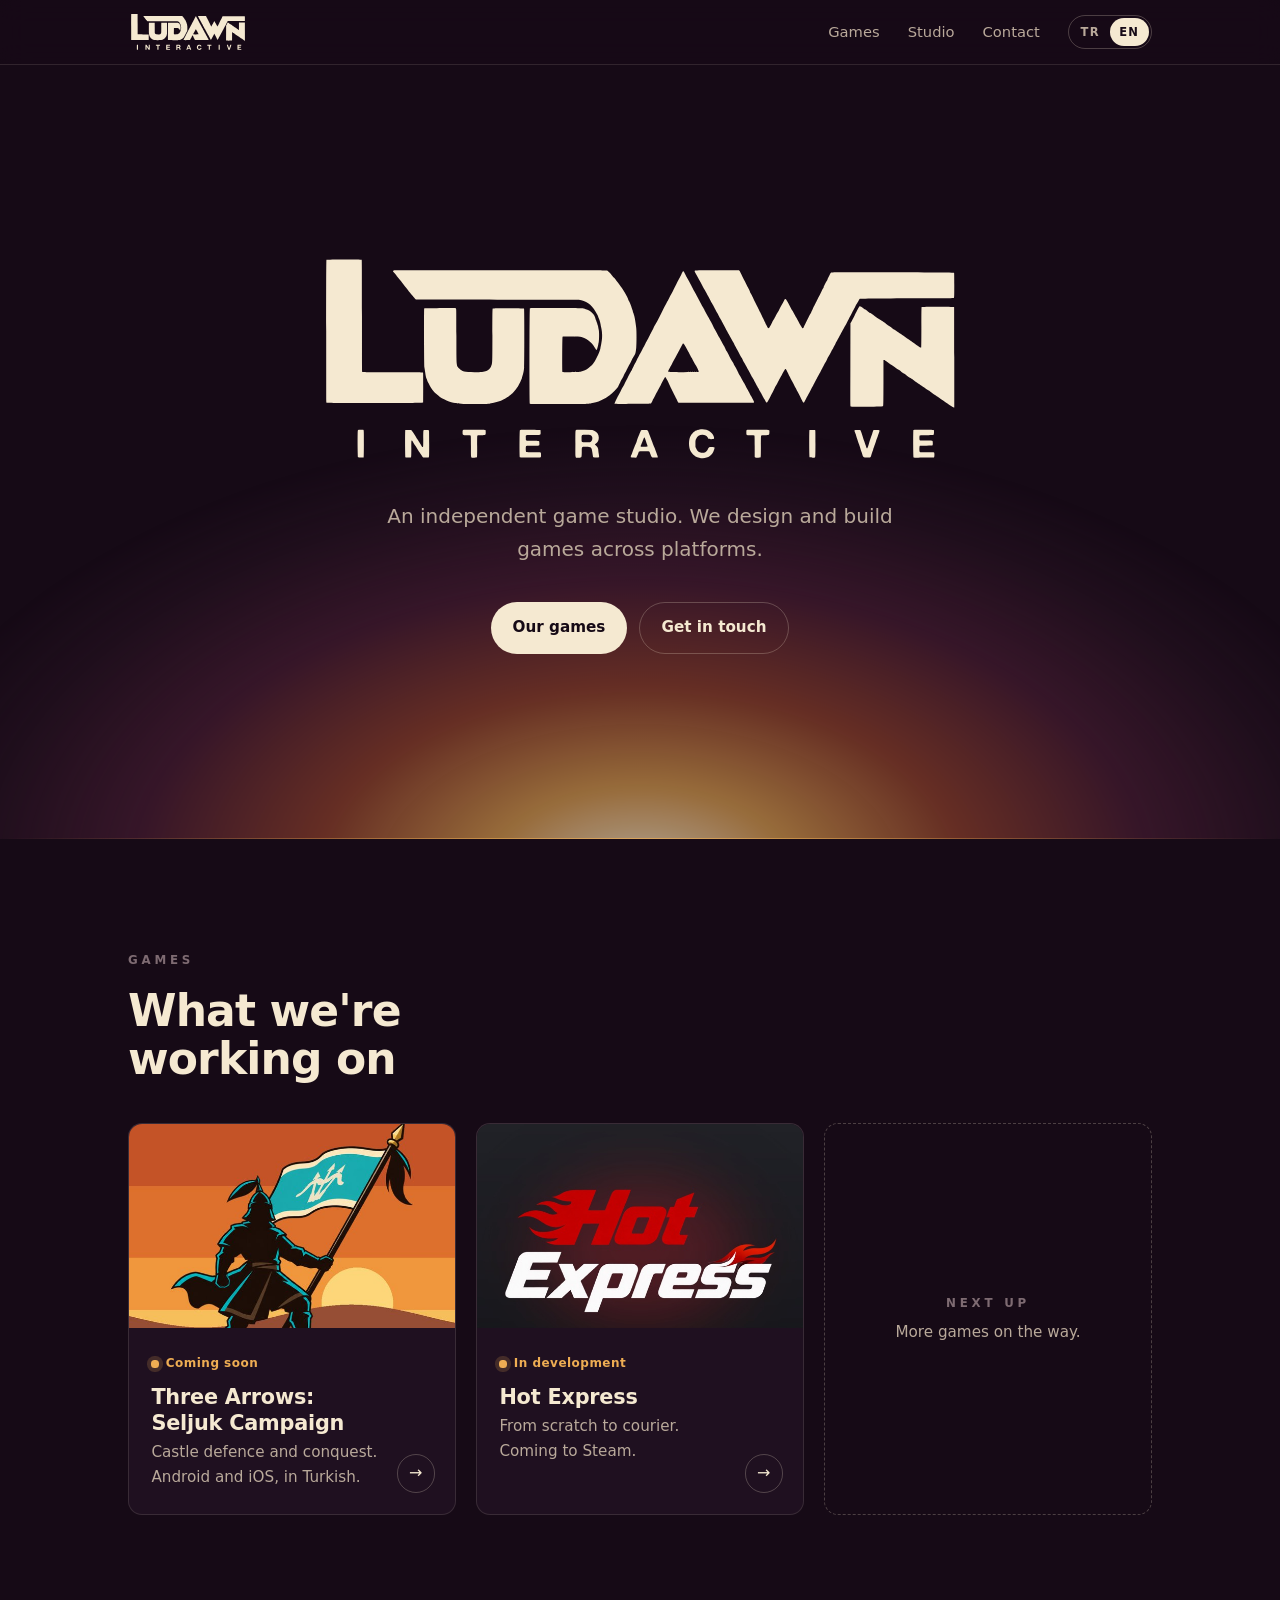
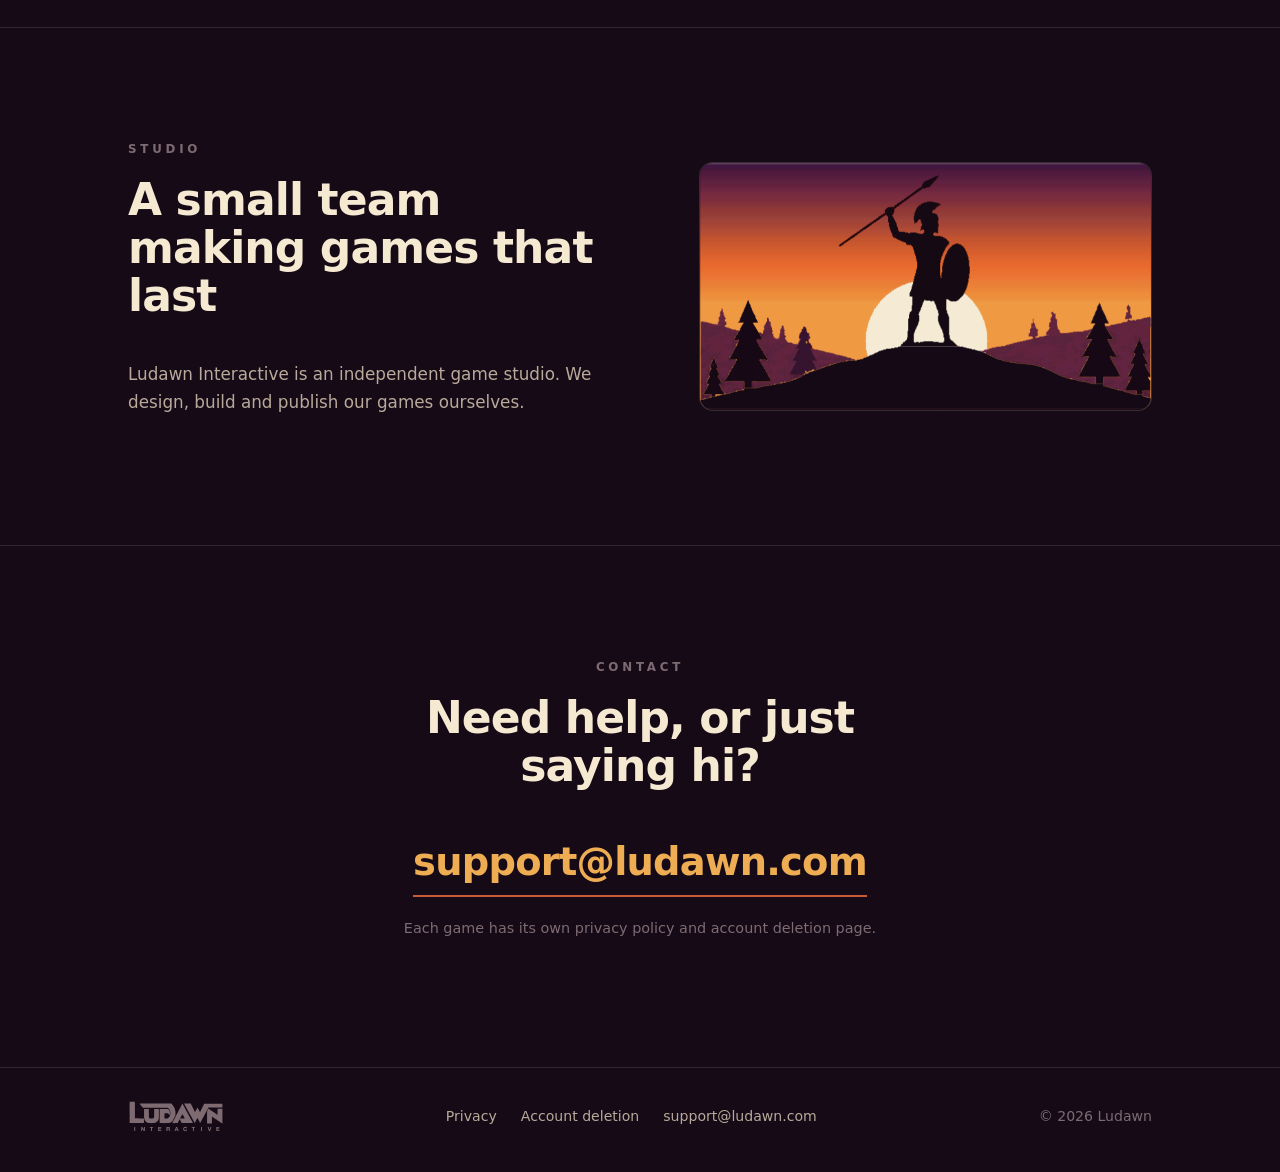
<file: index.html>
<!doctype html>
<html lang="tr" data-title-tr="Ludawn Interactive · Bağımsız oyun stüdyosu" data-title-en="Ludawn Interactive · Independent game studio">
<head>
<meta charset="utf-8">
<meta name="viewport" content="width=device-width, initial-scale=1">
<title>Ludawn Interactive</title>
<meta name="description" content="Ludawn Interactive: bağımsız oyun stüdyosu. Independent game studio.">
<meta name="theme-color" content="#160A16">
<meta property="og:title" content="Ludawn Interactive">
<meta property="og:description" content="Bağımsız oyun stüdyosu. Independent game studio.">
<meta property="og:image" content="https://ludawn.com/assets/img/ludawn-dawn.jpg">
<meta property="og:url" content="https://ludawn.com/">
<link rel="icon" href="/favicon.ico" sizes="any">
<link rel="icon" href="/assets/img/favicon.svg" type="image/svg+xml">
<link rel="apple-touch-icon" href="/assets/img/apple-touch-icon.png">
<link rel="stylesheet" href="/assets/site.css">
<script src="/assets/lang.js"></script>
</head>
<body>
<header class="top"><div class="wrap">
<a class="brand" href="/" aria-label="Ludawn Interactive"><span class="logo" role="img" aria-label="Ludawn Interactive"></span></a>
<nav class="nav" aria-label="Site">
<a href="#games"><span lang="tr">Oyunlar</span><span lang="en">Games</span></a>
<a class="hide-sm" href="#studio"><span lang="tr">Stüdyo</span><span lang="en">Studio</span></a>
<a href="#contact"><span lang="tr">İletişim</span><span lang="en">Contact</span></a>
<span class="lang-switch" role="group" aria-label="Dil / Language"><button type="button" data-set-lang="tr">TR</button><button type="button" data-set-lang="en">EN</button></span>
</nav>
</div></header>

<main>
<section class="hero">
<div class="wrap">
<h1><span class="logo" role="img" aria-label="Ludawn Interactive"></span></h1>
<p class="lede"><span lang="tr">Bağımsız oyun stüdyosu. Farklı platformlar için oyunlar tasarlıyor ve geliştiriyoruz.</span><span lang="en">An independent game studio. We design and build games across platforms.</span></p>
<div class="cta">
<a class="btn btn-solid" href="#games"><span lang="tr">Oyunlarımız</span><span lang="en">Our games</span></a>
<a class="btn btn-ghost" href="#contact"><span lang="tr">Bize yaz</span><span lang="en">Get in touch</span></a>
</div>
</div>
</section>

<section class="section" id="games">
<div class="wrap">
<span class="eyebrow"><span lang="tr">Oyunlar</span><span lang="en">Games</span></span>
<h2><span lang="tr">Üzerinde çalıştıklarımız</span><span lang="en">What we're working on</span></h2>
<div class="games">
<a class="game" href="/three-arrows/">
<div class="game-art" aria-hidden="true"><img src="/three-arrows/assets/img/icon.jpg" width="640" height="640" alt="" loading="lazy"></div>
<div class="game-body">
<span class="status"><span lang="tr">Yakında</span><span lang="en">Coming soon</span></span>
<h3><span lang="tr">Üç Ok: Selçuklu Seferi</span><span lang="en">Three Arrows: Seljuk Campaign</span></h3>
<p><span lang="tr">Kale savunması ve fetih. Android ve iOS.</span><span lang="en">Castle defence and conquest. Android and iOS, in Turkish.</span></p>
</div>
<span class="go" aria-hidden="true">→</span>
</a>
<a class="game" href="/hot-express/">
<div class="game-art" aria-hidden="true"><img src="/hot-express/assets/img/icon.jpg" width="640" height="640" alt="" loading="lazy"></div>
<div class="game-body">
<span class="status"><span lang="tr">Geliştiriliyor</span><span lang="en">In development</span></span>
<h3>Hot Express</h3>
<p><span lang="tr">Sıfırdan kuryeliğe. Steam'de yakında.</span><span lang="en">From scratch to courier. Coming to Steam.</span></p>
</div>
<span class="go" aria-hidden="true">→</span>
</a>
<div class="game soon">
<span class="eyebrow" style="margin:0"><span lang="tr">Sırada</span><span lang="en">Next up</span></span>
<p style="margin:.4rem 0 0"><span lang="tr">Yeni oyunlar yolda.</span><span lang="en">More games on the way.</span></p>
</div>
</div>
</div>
</section>

<section class="section" id="studio">
<div class="wrap studio">
<div>
<span class="eyebrow"><span lang="tr">Stüdyo</span><span lang="en">Studio</span></span>
<h2><span lang="tr">Küçük ekip, uzun soluklu oyunlar</span><span lang="en">A small team making games that last</span></h2>
<p><span lang="tr">Ludawn Interactive bağımsız bir oyun stüdyosu. Oyunlarımızı kendimiz tasarlıyor, geliştiriyor ve yayımlıyoruz.</span><span lang="en">Ludawn Interactive is an independent game studio. We design, build and publish our games ourselves.</span></p>
</div>
<figure class="dawn" aria-hidden="true">
<img class="l-gokyuzu" src="/assets/img/dawn/gokyuzu.png" alt="">
<img class="l-gunes" src="/assets/img/dawn/gunes.png" alt="">
<img class="l-tepe" src="/assets/img/dawn/tepe.png" alt="">
<img class="l-agac" src="/assets/img/dawn/agac.png" alt="">
<img class="l-zemin" src="/assets/img/dawn/zemin.png" alt="">
<img class="l-savasci" src="/assets/img/dawn/savasci.png" alt="">
</figure>
<script>(function(){document.documentElement.classList.add("js");var f=document.querySelector(".dawn");if(!("IntersectionObserver" in window)){f.classList.add("play");return}new IntersectionObserver(function(e,o){if(e[0].isIntersecting){f.classList.add("play");o.disconnect()}},{threshold:.35}).observe(f)})();</script>
</div>
</section>

<section class="section contact" id="contact">
<div class="wrap">
<span class="eyebrow"><span lang="tr">İletişim</span><span lang="en">Contact</span></span>
<h2><span lang="tr">Bir sorun mu var, ya da sadece merhaba?</span><span lang="en">Need help, or just saying hi?</span></h2>
<a class="mail" href="mailto:support@ludawn.com">support@ludawn.com</a>
<p class="note"><span lang="tr">Her oyunun gizlilik politikası ve hesap silme sayfası kendi sayfasındadır.</span><span lang="en">Each game has its own privacy policy and account deletion page.</span></p>
</div>
</section>
</main>

<footer><div class="wrap">
<span class="logo" role="img" aria-label="Ludawn Interactive"></span>
<nav aria-label="Footer">
<a href="/privacy/"><span lang="tr">Gizlilik</span><span lang="en">Privacy</span></a>
<a href="/account-deletion/"><span lang="tr">Hesap silme</span><span lang="en">Account deletion</span></a>
<a href="mailto:support@ludawn.com">support@ludawn.com</a>
</nav>
<span>© 2026 Ludawn</span>
</div></footer>
</body>
</html>
</file>
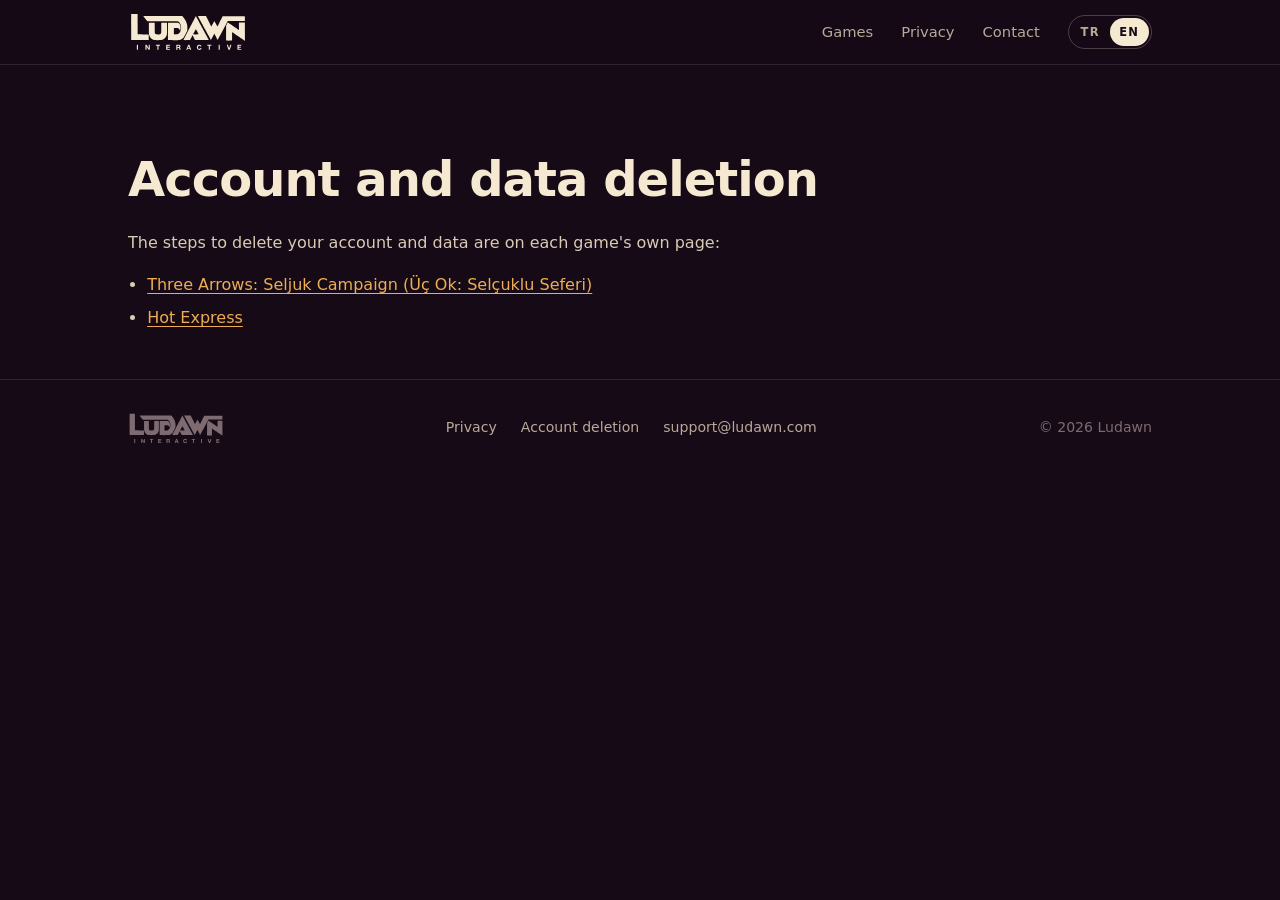
<file: account-deletion/index.html>
<!doctype html>
<html lang="tr" data-title-tr="Hesap ve veri silme · Ludawn" data-title-en="Account and data deletion · Ludawn">
<head>
<meta charset="utf-8">
<meta name="viewport" content="width=device-width, initial-scale=1">
<title>Hesap ve veri silme · Ludawn</title>
<meta name="description" content="Ludawn oyunlarında hesap ve veri silme. Account and data deletion for Ludawn games.">
<meta name="theme-color" content="#160A16">
<link rel="icon" href="/favicon.ico" sizes="any">
<link rel="icon" href="/assets/img/favicon.svg" type="image/svg+xml">
<link rel="apple-touch-icon" href="/assets/img/apple-touch-icon.png">
<link rel="stylesheet" href="/assets/site.css">
<script src="/assets/lang.js"></script>
</head>
<body>
<header class="top"><div class="wrap">
<a class="brand" href="/" aria-label="Ludawn Interactive"><span class="logo" role="img" aria-label="Ludawn Interactive"></span></a>
<nav class="nav" aria-label="Site">
<a href="/#games"><span lang="tr">Oyunlar</span><span lang="en">Games</span></a>
<a class="hide-sm" href="/privacy/"><span lang="tr">Gizlilik</span><span lang="en">Privacy</span></a>
<a href="/#contact"><span lang="tr">İletişim</span><span lang="en">Contact</span></a>
<span class="lang-switch" role="group" aria-label="Dil / Language"><button type="button" data-set-lang="tr">TR</button><button type="button" data-set-lang="en">EN</button></span>
</nav>
</div></header>
<main class="wrap page">
<section class="prose">
<div lang="tr">
<h1>Hesap ve veri silme</h1>
<p>Hesap ve veri silme adımları her oyunun kendi sayfasındadır:</p>
<ul><li><a href="/three-arrows/account-deletion/">Üç Ok: Selçuklu Seferi (Three Arrows: Seljuk Campaign)</a></li><li><a href="/hot-express/account-deletion/">Hot Express</a></li></ul>
</div>
<hr class="both-only">
<div lang="en">
<h1>Account and data deletion</h1>
<p>The steps to delete your account and data are on each game's own page:</p>
<ul><li><a href="/three-arrows/account-deletion/">Three Arrows: Seljuk Campaign (Üç Ok: Selçuklu Seferi)</a></li><li><a href="/hot-express/account-deletion/">Hot Express</a></li></ul>
</div>
</section>
</main>
<footer><div class="wrap">
<span class="logo" role="img" aria-label="Ludawn Interactive"></span>
<nav aria-label="Footer">
<a href="/privacy/"><span lang="tr">Gizlilik</span><span lang="en">Privacy</span></a>
<a href="/account-deletion/"><span lang="tr">Hesap silme</span><span lang="en">Account deletion</span></a>
<a href="mailto:support@ludawn.com">support@ludawn.com</a>
</nav>
<span>© 2026 Ludawn</span>
</div></footer>
</body>
</html>
</file>
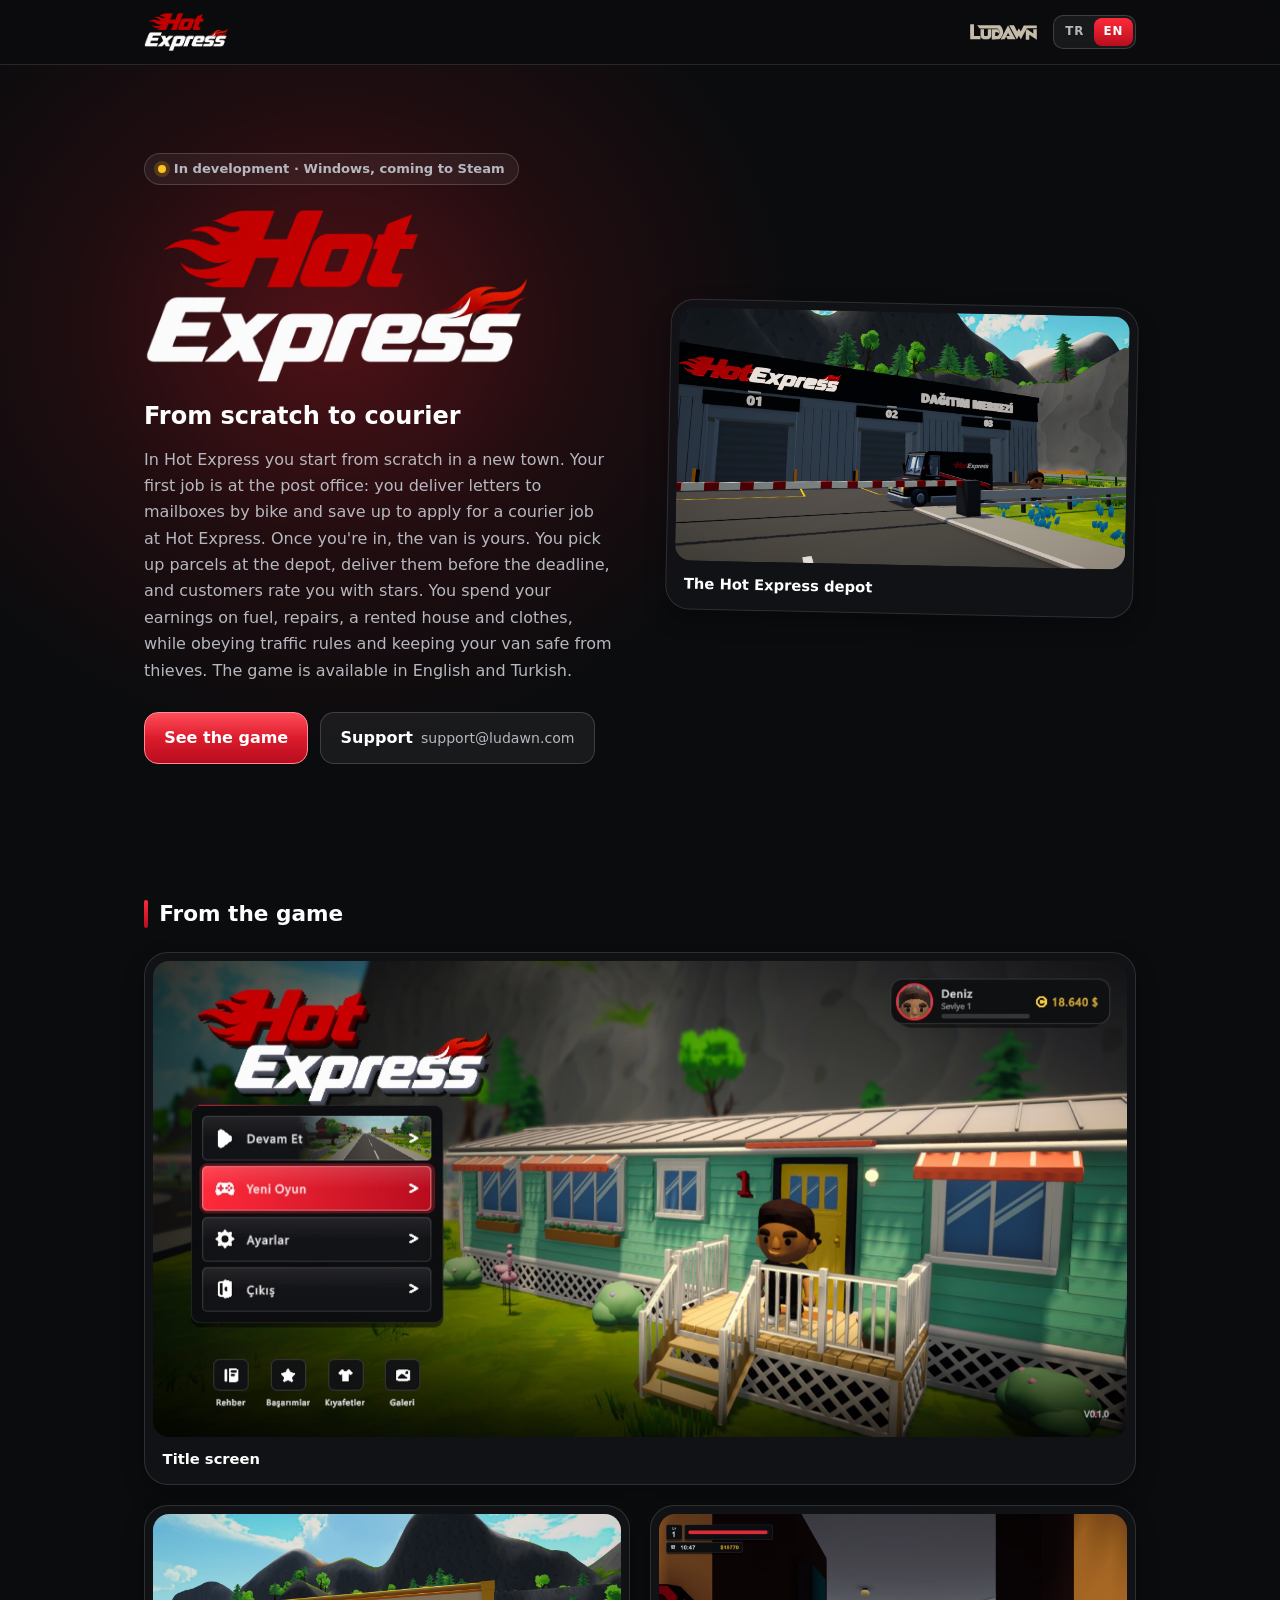
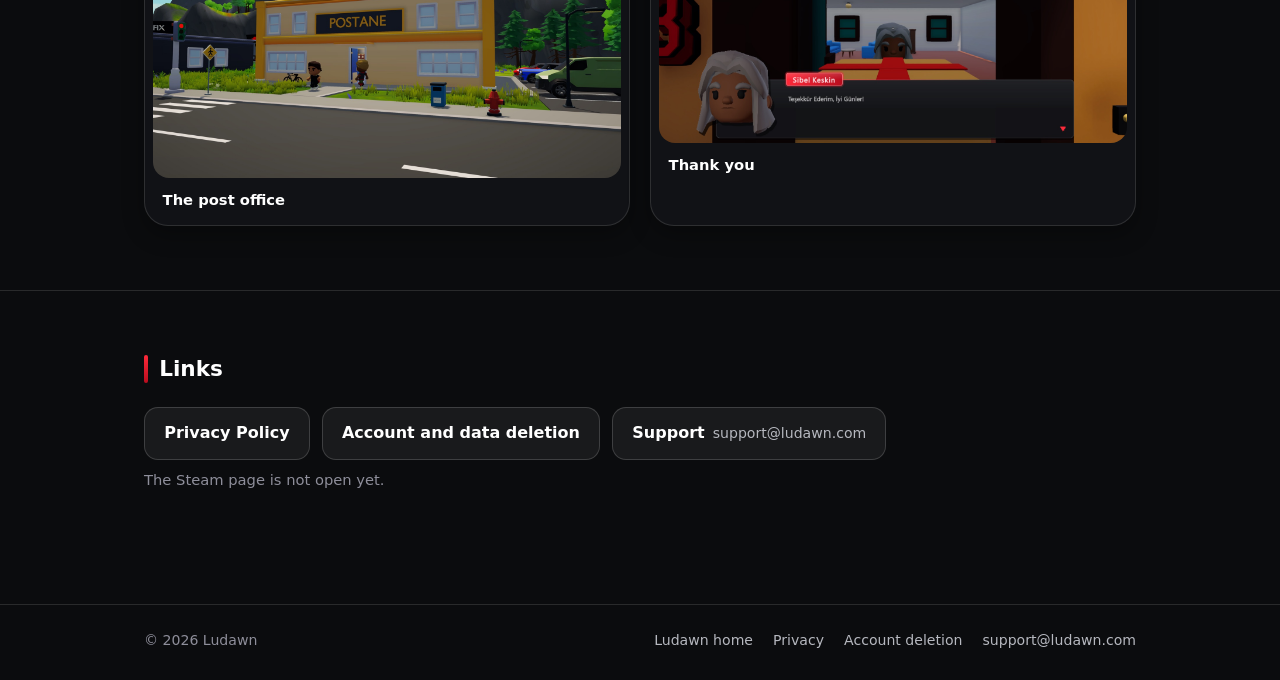
<file: hot-express/index.html>
<!doctype html>
<html lang="tr" data-title-tr="Hot Express · Ludawn" data-title-en="Hot Express · Ludawn">
<head>
<meta charset="utf-8">
<meta name="viewport" content="width=device-width, initial-scale=1">
<title>Hot Express · Ludawn</title>
<meta name="description" content="Hot Express: sıfırdan kuryeliğe, bir şehir kuryeliği simülasyonu. Windows, Steam'de yakında. A town courier sim for Windows, coming to Steam.">
<meta name="theme-color" content="#0B0C0E">
<meta property="og:title" content="Hot Express">
<meta property="og:description" content="Sıfırdan kuryeliğe. From scratch to courier.">
<meta property="og:image" content="https://ludawn.com/hot-express/assets/img/shot-3.jpg">
<meta property="og:url" content="https://ludawn.com/hot-express/">
<link rel="icon" href="/hot-express/assets/img/favicon.png" type="image/png">
<link rel="stylesheet" href="/hot-express/assets/game.css">
<script src="/assets/lang.js"></script>
</head>
<body>
<header><div class="bar">
<a class="brand" href="/hot-express/"><img src="/hot-express/assets/img/logo.png" width="820" height="373" alt="Hot Express"></a>
<div class="right">
<a class="studio" href="/" title="Ludawn"><img src="/assets/img/ludawn-wordmark.svg" width="2650" height="636" alt="Ludawn"></a>
<span class="lang-switch" role="group" aria-label="Dil / Language"><button type="button" data-set-lang="tr">TR</button><button type="button" data-set-lang="en">EN</button></span>
</div>
</div></header>
<main>
<section class="hero">
<div class="wrap">
<div>
<span class="badge"><span lang="tr">Geliştiriliyor · Windows, Steam'de yakında</span><span lang="en">In development · Windows, coming to Steam</span></span>
<h1><img src="/hot-express/assets/img/logo.png" width="820" height="373" alt="Hot Express"></h1>
<p class="sub"><span lang="tr">Sıfırdan kuryeliğe</span><span lang="en">From scratch to courier</span></p>
<p class="desc"><span lang="tr">Hot Express'te şehre sıfırdan başlıyorsun. İlk işin postanede: bisikletle mektupları posta kutularına dağıtıyor, Hot Express kuryeliğine başvurmak için para biriktiriyorsun. Başvurun kabul edilince vanın anahtarı senin. Depodan kolileri alıp süresi dolmadan adreslere götürüyorsun, müşteriler de seni yıldızla değerlendiriyor. Kazancını yakıta, tamire, kiralık eve ve kıyafete harcıyor, bu arada trafik kurallarına uyup vanını hırsızlardan koruyorsun.</span><span lang="en">In Hot Express you start from scratch in a new town. Your first job is at the post office: you deliver letters to mailboxes by bike and save up to apply for a courier job at Hot Express. Once you're in, the van is yours. You pick up parcels at the depot, deliver them before the deadline, and customers rate you with stars. You spend your earnings on fuel, repairs, a rented house and clothes, while obeying traffic rules and keeping your van safe from thieves. The game is available in English and Turkish.</span></p>
<ul class="btns">
<li><a class="btn primary" href="#shots"><span lang="tr">Oyundan görüntüler</span><span lang="en">See the game</span></a></li>
<li><a class="btn" href="mailto:support@ludawn.com"><span lang="tr">Destek</span><span lang="en">Support</span><small>support@ludawn.com</small></a></li>
</ul>
</div>
<figure class="shot"><img src="/hot-express/assets/img/shot-3.jpg" width="1600" height="900" alt="Hot Express dağıtım merkezi: tabelada Hot Express logosu, numaralı yükleme kapıları, girişte kırmızı beyaz bariyer ve logolu kargo vanı." lang="tr"><img src="/hot-express/assets/img/shot-3.jpg" width="1600" height="900" alt="The Hot Express distribution center: the logo on the sign, numbered loading doors, a red and white barrier at the gate and the branded delivery van." lang="en"><figcaption><span lang="tr">Hot Express deposu</span><span lang="en">The Hot Express depot</span></figcaption></figure>
</div>
</section>

<section class="sec" id="shots">
<div class="wrap">
<h2 class="sec-title"><span lang="tr">Oyundan</span><span lang="en">From the game</span></h2>
<div class="shots">
<figure class="shot wide"><img src="/hot-express/assets/img/shot-1.jpg" width="1600" height="781" loading="lazy" alt="Ana menü: solda Hot Express logosu ve Devam Et, Yeni Oyun, Ayarlar, Çıkış düğmeleri; sağda yeşil karavan evin verandasında duran kurye." lang="tr"><img src="/hot-express/assets/img/shot-1.jpg" width="1600" height="781" loading="lazy" alt="The main menu: the Hot Express logo and Continue, New Game, Settings, Quit buttons on the left; the courier standing on the porch of a green trailer home on the right." lang="en"><figcaption><span lang="tr">Açılış ekranı</span><span lang="en">Title screen</span></figcaption></figure>
<figure class="shot"><img src="/hot-express/assets/img/shot-2.jpg" width="1600" height="900" loading="lazy" alt="Sarı, iki katlı &quot;POSTANE&quot; binası. Önünde kaldırım, yaya geçidi, park etmiş bir bisiklet ve kapıya yürüyen kurye; arkada dağlar." lang="tr"><img src="/hot-express/assets/img/shot-2.jpg" width="1600" height="900" loading="lazy" alt="The two-storey yellow post office building with a &quot;POSTANE&quot; sign, a sidewalk, a crosswalk, a parked bike and the courier walking to the door, with mountains behind." lang="en"><figcaption><span lang="tr">Postane</span><span lang="en">The post office</span></figcaption></figure>
<figure class="shot"><img src="/hot-express/assets/img/shot-4.jpg" width="1600" height="781" loading="lazy" alt="Kapıda müşteri Sibel Keskin kuryeye &quot;Teşekkür ederim, iyi günler!&quot; diyor. Ekranın altında konuşma kutusu ve müşterinin portresi." lang="tr"><img src="/hot-express/assets/img/shot-4.jpg" width="1600" height="781" loading="lazy" alt="At the door, the customer Sibel Keskin thanks the courier (&quot;Thank you, have a nice day!&quot;), shown in a dialogue box with her portrait." lang="en"><figcaption><span lang="tr">Teşekkürler</span><span lang="en">Thank you</span></figcaption></figure>
</div>
</div>
</section>

<section class="sec">
<div class="wrap">
<h2 class="sec-title"><span lang="tr">Bağlantılar</span><span lang="en">Links</span></h2>
<ul class="btns">
<li><a class="btn" href="/hot-express/privacy/"><span lang="tr">Gizlilik Politikası</span><span lang="en">Privacy Policy</span></a></li>
<li><a class="btn" href="/hot-express/account-deletion/"><span lang="tr">Hesap ve veri silme</span><span lang="en">Account and data deletion</span></a></li>
<li><a class="btn" href="mailto:support@ludawn.com"><span lang="tr">Destek</span><span lang="en">Support</span><small>support@ludawn.com</small></a></li>
</ul>
<p class="note"><span lang="tr">Steam sayfası henüz açılmadı.</span><span lang="en">The Steam page is not open yet.</span></p>
</div>
</section>
</main>
<footer><div class="bar">
<span>© 2026 Ludawn</span>
<nav aria-label="Footer">
<a href="/"><span lang="tr">Ludawn ana sayfa</span><span lang="en">Ludawn home</span></a>
<a href="/hot-express/privacy/"><span lang="tr">Gizlilik</span><span lang="en">Privacy</span></a>
<a href="/hot-express/account-deletion/"><span lang="tr">Hesap silme</span><span lang="en">Account deletion</span></a>
<a href="mailto:support@ludawn.com">support@ludawn.com</a>
</nav>
</div></footer>
</body>
</html>
</file>
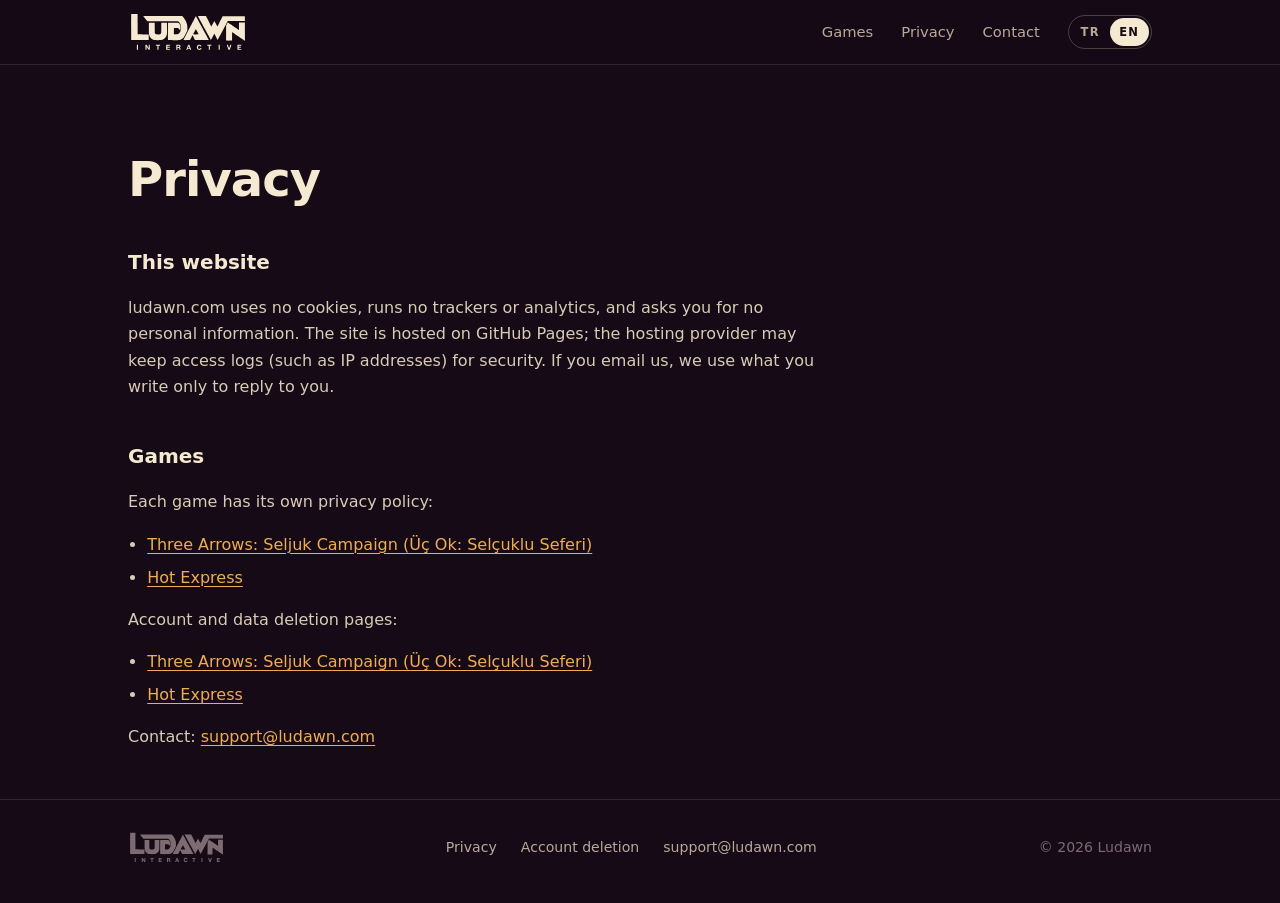
<file: privacy/index.html>
<!doctype html>
<html lang="tr" data-title-tr="Gizlilik · Ludawn" data-title-en="Privacy · Ludawn">
<head>
<meta charset="utf-8">
<meta name="viewport" content="width=device-width, initial-scale=1">
<title>Gizlilik · Ludawn</title>
<meta name="description" content="Ludawn web sitesi ve oyunları için gizlilik bilgileri. Privacy information for the Ludawn website and games.">
<meta name="theme-color" content="#160A16">
<link rel="icon" href="/favicon.ico" sizes="any">
<link rel="icon" href="/assets/img/favicon.svg" type="image/svg+xml">
<link rel="apple-touch-icon" href="/assets/img/apple-touch-icon.png">
<link rel="stylesheet" href="/assets/site.css">
<script src="/assets/lang.js"></script>
</head>
<body>
<header class="top"><div class="wrap">
<a class="brand" href="/" aria-label="Ludawn Interactive"><span class="logo" role="img" aria-label="Ludawn Interactive"></span></a>
<nav class="nav" aria-label="Site">
<a href="/#games"><span lang="tr">Oyunlar</span><span lang="en">Games</span></a>
<a class="hide-sm" href="/privacy/"><span lang="tr">Gizlilik</span><span lang="en">Privacy</span></a>
<a href="/#contact"><span lang="tr">İletişim</span><span lang="en">Contact</span></a>
<span class="lang-switch" role="group" aria-label="Dil / Language"><button type="button" data-set-lang="tr">TR</button><button type="button" data-set-lang="en">EN</button></span>
</nav>
</div></header>
<main class="wrap page">
<section class="prose">
<div lang="tr">
<h1>Gizlilik</h1>
<h2>Bu web sitesi</h2>
<p>ludawn.com çerez kullanmaz, izleyici ya da analiz aracı çalıştırmaz ve senden kişisel bilgi istemez. Site GitHub Pages üzerinde barınır; barındırma sağlayıcısı güvenlik amacıyla erişim kayıtları (IP adresi gibi) tutabilir. Bize e-posta yazarsan, yazdıklarını yalnız sana yanıt vermek için kullanırız.</p>
<h2>Oyunlar</h2>
<p>Her oyunun kendi gizlilik politikası vardır:</p>
<ul><li><a href="/three-arrows/privacy/">Üç Ok: Selçuklu Seferi (Three Arrows: Seljuk Campaign)</a></li><li><a href="/hot-express/privacy/">Hot Express</a></li></ul>
<p>Hesap ve veri silme sayfaları:</p>
<ul><li><a href="/three-arrows/account-deletion/">Üç Ok: Selçuklu Seferi (Three Arrows: Seljuk Campaign)</a></li><li><a href="/hot-express/account-deletion/">Hot Express</a></li></ul>
<p class="muted">İletişim: <a href="mailto:support@ludawn.com">support@ludawn.com</a></p>
</div>
<hr class="both-only">
<div lang="en">
<h1>Privacy</h1>
<h2>This website</h2>
<p>ludawn.com uses no cookies, runs no trackers or analytics, and asks you for no personal information. The site is hosted on GitHub Pages; the hosting provider may keep access logs (such as IP addresses) for security. If you email us, we use what you write only to reply to you.</p>
<h2>Games</h2>
<p>Each game has its own privacy policy:</p>
<ul><li><a href="/three-arrows/privacy/">Three Arrows: Seljuk Campaign (Üç Ok: Selçuklu Seferi)</a></li><li><a href="/hot-express/privacy/">Hot Express</a></li></ul>
<p>Account and data deletion pages:</p>
<ul><li><a href="/three-arrows/account-deletion/">Three Arrows: Seljuk Campaign (Üç Ok: Selçuklu Seferi)</a></li><li><a href="/hot-express/account-deletion/">Hot Express</a></li></ul>
<p class="muted">Contact: <a href="mailto:support@ludawn.com">support@ludawn.com</a></p>
</div>
</section>
</main>
<footer><div class="wrap">
<span class="logo" role="img" aria-label="Ludawn Interactive"></span>
<nav aria-label="Footer">
<a href="/privacy/"><span lang="tr">Gizlilik</span><span lang="en">Privacy</span></a>
<a href="/account-deletion/"><span lang="tr">Hesap silme</span><span lang="en">Account deletion</span></a>
<a href="mailto:support@ludawn.com">support@ludawn.com</a>
</nav>
<span>© 2026 Ludawn</span>
</div></footer>
</body>
</html>
</file>
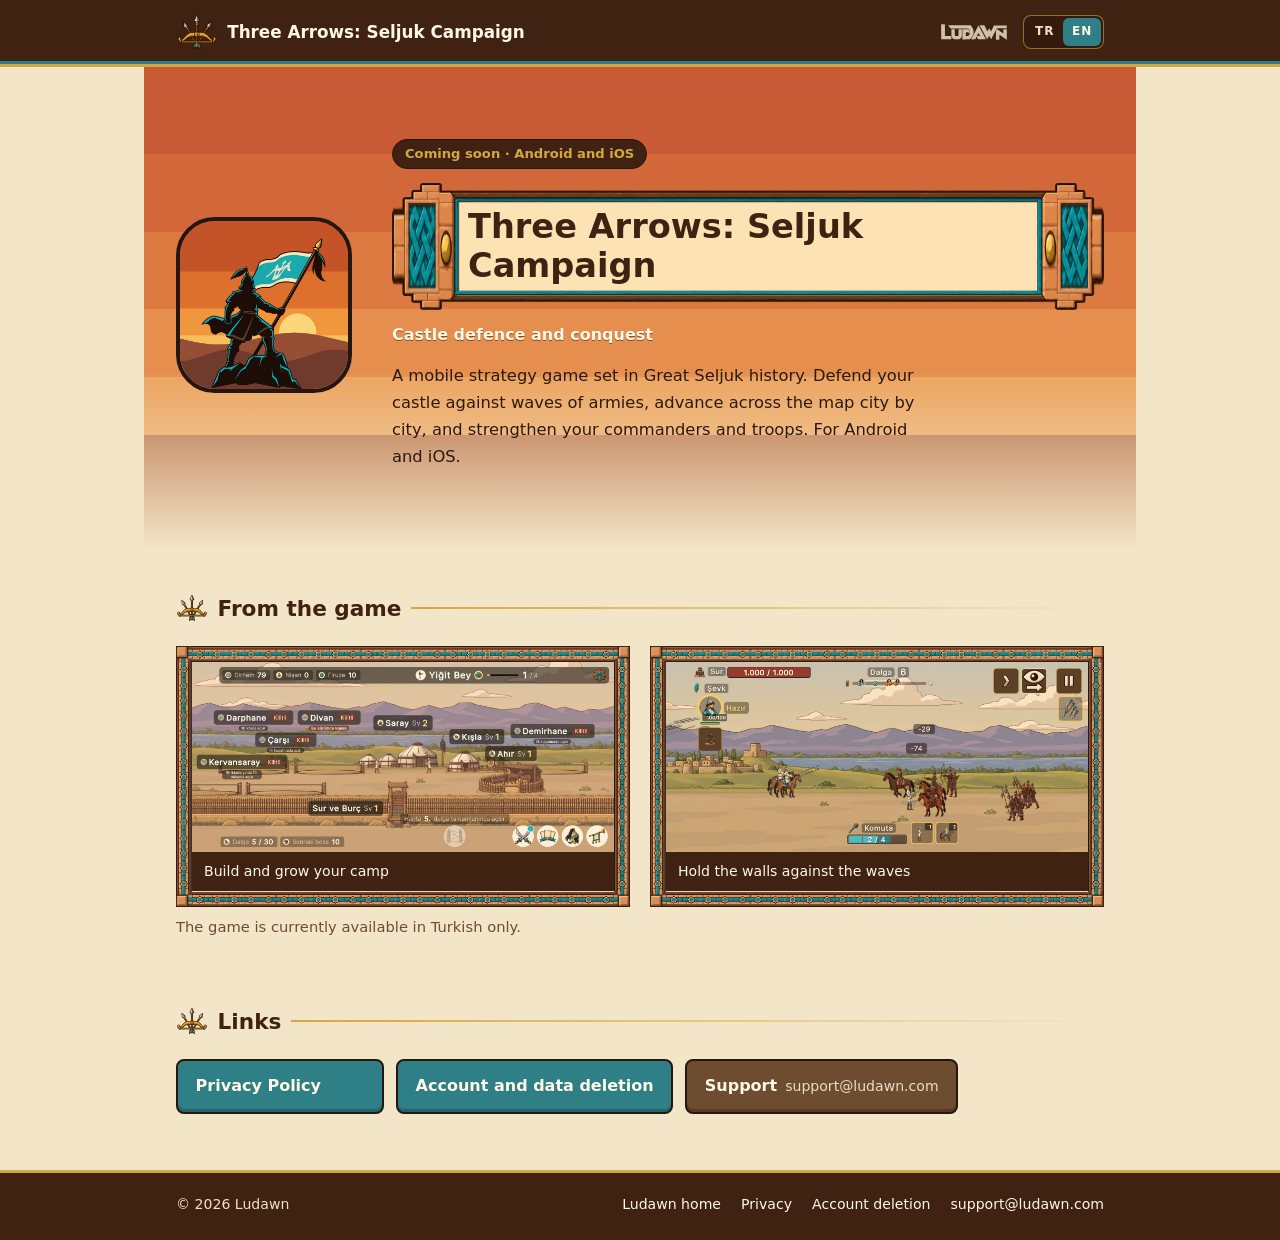
<file: three-arrows/index.html>
<!doctype html>
<html lang="tr" data-title-tr="Üç Ok: Selçuklu Seferi · Ludawn" data-title-en="Three Arrows: Seljuk Campaign · Ludawn">
<head>
<meta charset="utf-8">
<meta name="viewport" content="width=device-width, initial-scale=1">
<title>Üç Ok: Selçuklu Seferi · Ludawn</title>
<meta name="description" content="Üç Ok: Selçuklu Seferi (Three Arrows: Seljuk Campaign): kale savunması ve fetih üzerine mobil strateji oyunu.">
<meta name="theme-color" content="#402212">
<meta property="og:title" content="Üç Ok: Selçuklu Seferi">
<meta property="og:image" content="https://ludawn.com/three-arrows/assets/img/icon.jpg">
<link rel="icon" href="/three-arrows/assets/img/emblem-gold.png" type="image/png">
<link rel="stylesheet" href="/three-arrows/assets/game.css">
<script src="/assets/lang.js"></script>
</head>
<body>
<header><div class="bar">
<a class="brand" href="/three-arrows/"><img src="/three-arrows/assets/img/emblem-gold.png" width="42" height="42" alt=""><span><span lang="tr">Üç Ok<span class="full">: Selçuklu Seferi</span></span><span lang="en">Three Arrows<span class="full">: Seljuk Campaign</span></span></span></a>
<div class="right">
<a class="studio" href="/" title="Ludawn"><img src="/assets/img/ludawn-wordmark.svg" width="2650" height="636" alt="Ludawn"></a>
<span class="lang-switch" role="group" aria-label="Dil / Language"><button type="button" data-set-lang="tr">TR</button><button type="button" data-set-lang="en">EN</button></span>
</div>
</div></header>
<main>
<section class="hero">
<div class="hero-icon"><img src="/three-arrows/assets/img/icon.jpg" width="640" height="640" alt=""></div>
<div>
<span class="badge"><span lang="tr">Yakında · Android ve iOS</span><span lang="en">Coming soon · Android and iOS</span></span><br>
<div class="plaque"><h1><span lang="tr">Üç Ok: Selçuklu Seferi</span><span lang="en">Three Arrows: Seljuk Campaign</span></h1></div>
<p class="sub"><span lang="tr">Kale savunması ve fetih</span><span lang="en">Castle defence and conquest</span></p>
<p class="desc"><span lang="tr">Büyük Selçuklu tarihinde geçen bir mobil strateji oyunu. Kaleni dalga dalga gelen ordulara karşı savun, haritada şehir şehir ilerle, beylerini ve birliklerini güçlendir. Android ve iOS için.</span><span lang="en">A mobile strategy game set in Great Seljuk history. Defend your castle against waves of armies, advance across the map city by city, and strengthen your commanders and troops. For Android and iOS.</span></p>
</div>
</section>

<section class="sec">
<h2 class="sec-title"><span lang="tr">Oyundan</span><span lang="en">From the game</span></h2>
<div class="shots">
<figure class="framed"><img src="/three-arrows/assets/img/screen-1.jpg" width="1600" height="720" loading="lazy" alt="Oyunun yerleşke ekranı: çadırlar, ahır, kışla ve ahşap sur." lang="tr"><img src="/three-arrows/assets/img/screen-1.jpg" width="1600" height="720" loading="lazy" alt="The camp screen: tents, stable, barracks and a wooden wall." lang="en"><figcaption><span lang="tr">Yerleşkeni kur ve geliştir</span><span lang="en">Build and grow your camp</span></figcaption></figure>
<figure class="framed"><img src="/three-arrows/assets/img/screen-2.jpg" width="1600" height="720" loading="lazy" alt="Savaş ekranı: atlı okçular surları savunuyor." lang="tr"><img src="/three-arrows/assets/img/screen-2.jpg" width="1600" height="720" loading="lazy" alt="The battle screen: horse archers defending the walls." lang="en"><figcaption><span lang="tr">Dalgalara karşı surları savun</span><span lang="en">Hold the walls against the waves</span></figcaption></figure>
</div>
<p class="note" lang="en">The game is currently available in Turkish only.</p>
</section>

<section class="sec">
<h2 class="sec-title"><span lang="tr">Bağlantılar</span><span lang="en">Links</span></h2>
<ul class="btns">
<li><a class="btn" href="/three-arrows/privacy/"><span lang="tr">Gizlilik Politikası</span><span lang="en">Privacy Policy</span></a></li>
<li><a class="btn" href="/three-arrows/account-deletion/"><span lang="tr">Hesap ve veri silme</span><span lang="en">Account and data deletion</span></a></li>
<li><a class="btn alt" href="mailto:support@ludawn.com"><span lang="tr">Destek</span><span lang="en">Support</span><small>support@ludawn.com</small></a></li>
</ul>
</section>
</main>
<footer><div class="bar">
<span>© 2026 Ludawn</span>
<nav aria-label="Footer">
<a href="/"><span lang="tr">Ludawn ana sayfa</span><span lang="en">Ludawn home</span></a>
<a href="/three-arrows/privacy/"><span lang="tr">Gizlilik</span><span lang="en">Privacy</span></a>
<a href="/three-arrows/account-deletion/"><span lang="tr">Hesap silme</span><span lang="en">Account deletion</span></a>
<a href="mailto:support@ludawn.com">support@ludawn.com</a>
</nav>
</div></footer>
</body>
</html>
</file>
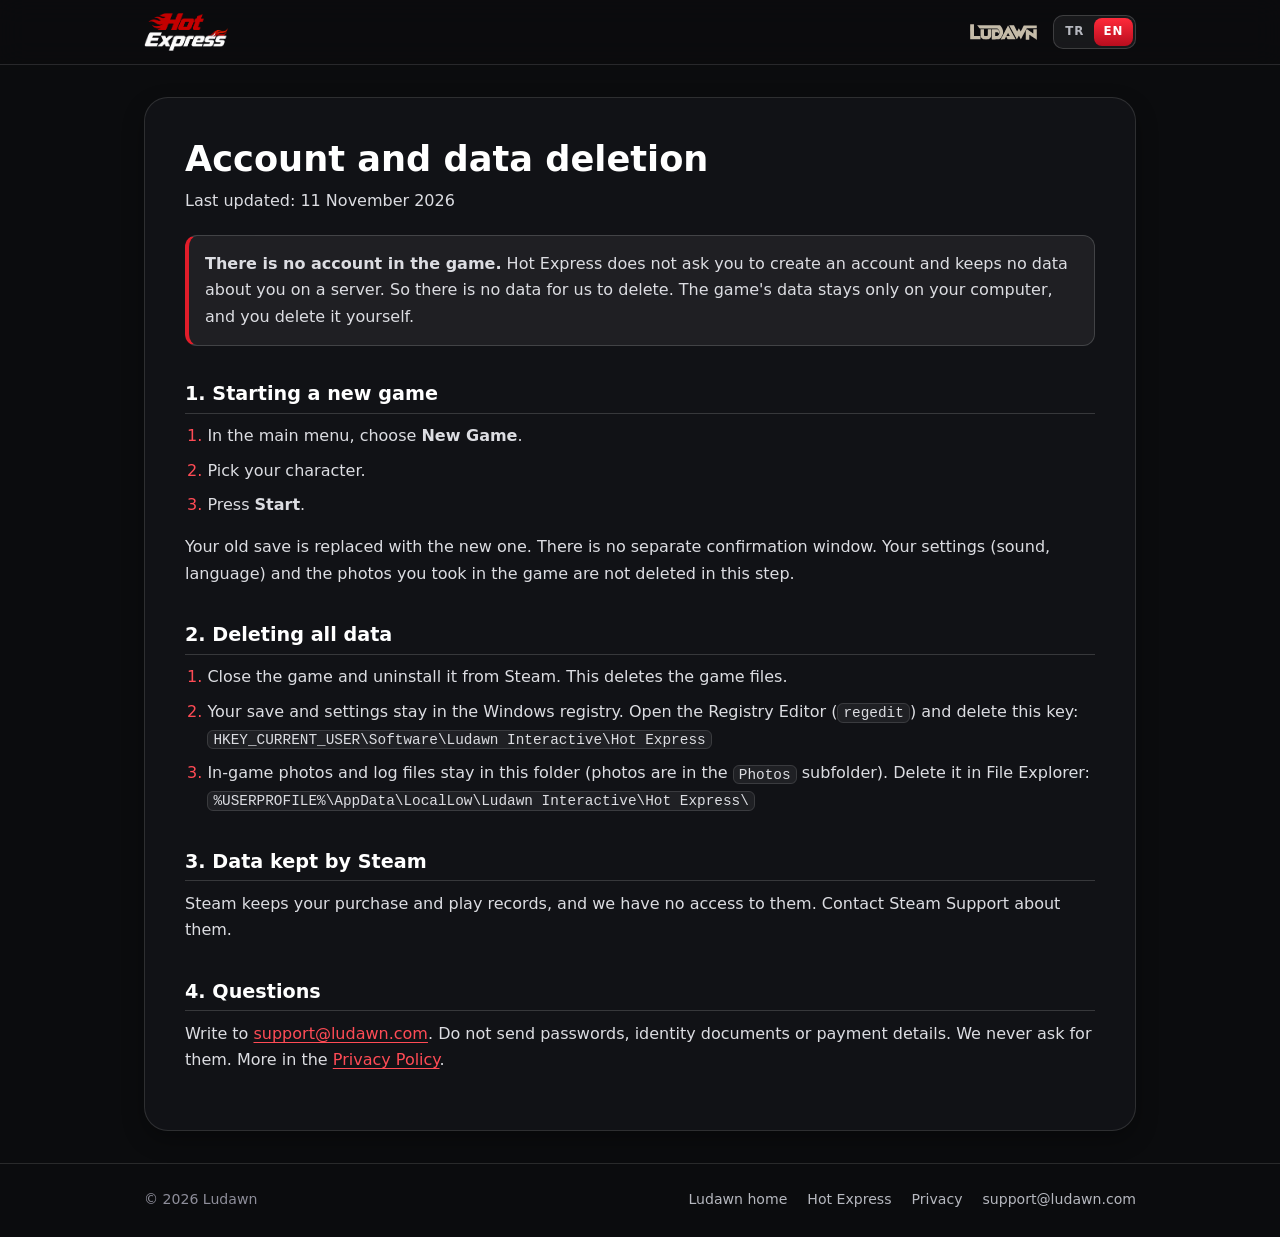
<file: hot-express/account-deletion/index.html>
<!doctype html>
<html lang="tr" data-title-tr="Hesap ve veri silme · Hot Express · Ludawn" data-title-en="Account and data deletion · Hot Express · Ludawn">
<head>
<meta charset="utf-8">
<meta name="viewport" content="width=device-width, initial-scale=1">
<title>Hesap ve veri silme · Hot Express · Ludawn</title>
<meta name="description" content="Hot Express hesap ve veri silme. Account and data deletion.">
<meta name="theme-color" content="#0B0C0E">
<link rel="icon" href="/hot-express/assets/img/favicon.png" type="image/png">
<link rel="stylesheet" href="/hot-express/assets/game.css">
<script src="/assets/lang.js"></script>
</head>
<body>
<header><div class="bar">
<a class="brand" href="/hot-express/"><img src="/hot-express/assets/img/logo.png" width="820" height="373" alt="Hot Express"></a>
<div class="right">
<a class="studio" href="/" title="Ludawn"><img src="/assets/img/ludawn-wordmark.svg" width="2650" height="636" alt="Ludawn"></a>
<span class="lang-switch" role="group" aria-label="Dil / Language"><button type="button" data-set-lang="tr">TR</button><button type="button" data-set-lang="en">EN</button></span>
</div>
</div>
<nav class="langs bar" aria-label="Dil / Language">
<a href="#tr">Türkçe</a> · <a href="#en" lang="en">English</a>
</nav>
</header>
<main class="wrap">

<article class="doc glass" id="tr" lang="tr">
<h1>Hesap ve veri silme</h1>
<p class="muted">Son güncelleme: 11 Kasım 2026</p>
<div class="box">
<p><strong>Oyunda hesap yok.</strong> Hot Express hesap açtırmaz ve sunucuda senin hakkında veri tutmaz. Bu yüzden bizden silmemizi isteyeceğin bir veri yok. Oyunun verileri yalnız senin bilgisayarında durur ve onları sen silersin.</p>
</div>

<h2>1. Yeni bir oyuna başlamak</h2>
<ol class="steps">
<li>Ana menüde <strong>Yeni Oyun</strong>'u seç.</li>
<li>Karakterini seç.</li>
<li><strong>Başla</strong>'ya bas.</li>
</ol>
<p>Eski kaydın yenisiyle değiştirilir. Ayrı bir onay penceresi çıkmaz. Ayarların (ses, dil) ve oyun içinde çektiğin fotoğraflar bu adımda silinmez.</p>

<h2>2. Bütün verileri silmek</h2>
<ol class="steps">
<li>Oyunu kapat ve Steam'den kaldır. Bu, oyun dosyalarını siler.</li>
<li>Kayıt ve ayarlar Windows kayıt defterinde kalır. Kayıt Defteri Düzenleyicisi'ni (<code>regedit</code>) aç ve şu anahtarı sil: <code>HKEY_CURRENT_USER\Software\Ludawn Interactive\Hot Express</code></li>
<li>Oyun içi fotoğraflar ve günlük dosyaları şu klasörde kalır (fotoğraflar <code>Photos</code> alt klasöründe). Dosya Gezgini'nde bu klasörü sil: <code>%USERPROFILE%\AppData\LocalLow\Ludawn Interactive\Hot Express\</code></li>
</ol>

<h2>3. Steam'in tuttuğu veriler</h2>
<p>Satın alma ve oynama kayıtlarını Steam tutar, bunlar bizim elimizde değildir. Bunlar için Steam Destek'e başvur.</p>

<h2>4. Sorular</h2>
<p><a href="mailto:support@ludawn.com">support@ludawn.com</a> adresine yaz. Şifre, kimlik ya da ödeme bilgisi gönderme, bunları hiçbir zaman istemeyiz. Ayrıntılar için <a href="/hot-express/privacy/">Gizlilik Politikası</a>.</p>
</article>

<hr class="both-only">

<article class="doc glass" id="en" lang="en">
<h1>Account and data deletion</h1>
<p class="muted">Last updated: 11 November 2026</p>
<div class="box">
<p><strong>There is no account in the game.</strong> Hot Express does not ask you to create an account and keeps no data about you on a server. So there is no data for us to delete. The game's data stays only on your computer, and you delete it yourself.</p>
</div>

<h2>1. Starting a new game</h2>
<ol class="steps">
<li>In the main menu, choose <strong>New Game</strong>.</li>
<li>Pick your character.</li>
<li>Press <strong>Start</strong>.</li>
</ol>
<p>Your old save is replaced with the new one. There is no separate confirmation window. Your settings (sound, language) and the photos you took in the game are not deleted in this step.</p>

<h2>2. Deleting all data</h2>
<ol class="steps">
<li>Close the game and uninstall it from Steam. This deletes the game files.</li>
<li>Your save and settings stay in the Windows registry. Open the Registry Editor (<code>regedit</code>) and delete this key: <code>HKEY_CURRENT_USER\Software\Ludawn Interactive\Hot Express</code></li>
<li>In-game photos and log files stay in this folder (photos are in the <code>Photos</code> subfolder). Delete it in File Explorer: <code>%USERPROFILE%\AppData\LocalLow\Ludawn Interactive\Hot Express\</code></li>
</ol>

<h2>3. Data kept by Steam</h2>
<p>Steam keeps your purchase and play records, and we have no access to them. Contact Steam Support about them.</p>

<h2>4. Questions</h2>
<p>Write to <a href="mailto:support@ludawn.com">support@ludawn.com</a>. Do not send passwords, identity documents or payment details. We never ask for them. More in the <a href="/hot-express/privacy/">Privacy Policy</a>.</p>
</article>

</main>
<footer><div class="bar">
<span>© 2026 Ludawn</span>
<nav aria-label="Footer">
<a href="/"><span lang="tr">Ludawn ana sayfa</span><span lang="en">Ludawn home</span></a>
<a href="/hot-express/">Hot Express</a>
<a href="/hot-express/privacy/"><span lang="tr">Gizlilik</span><span lang="en">Privacy</span></a>
<a href="mailto:support@ludawn.com">support@ludawn.com</a>
</nav>
</div></footer>
</body>
</html>
</file>
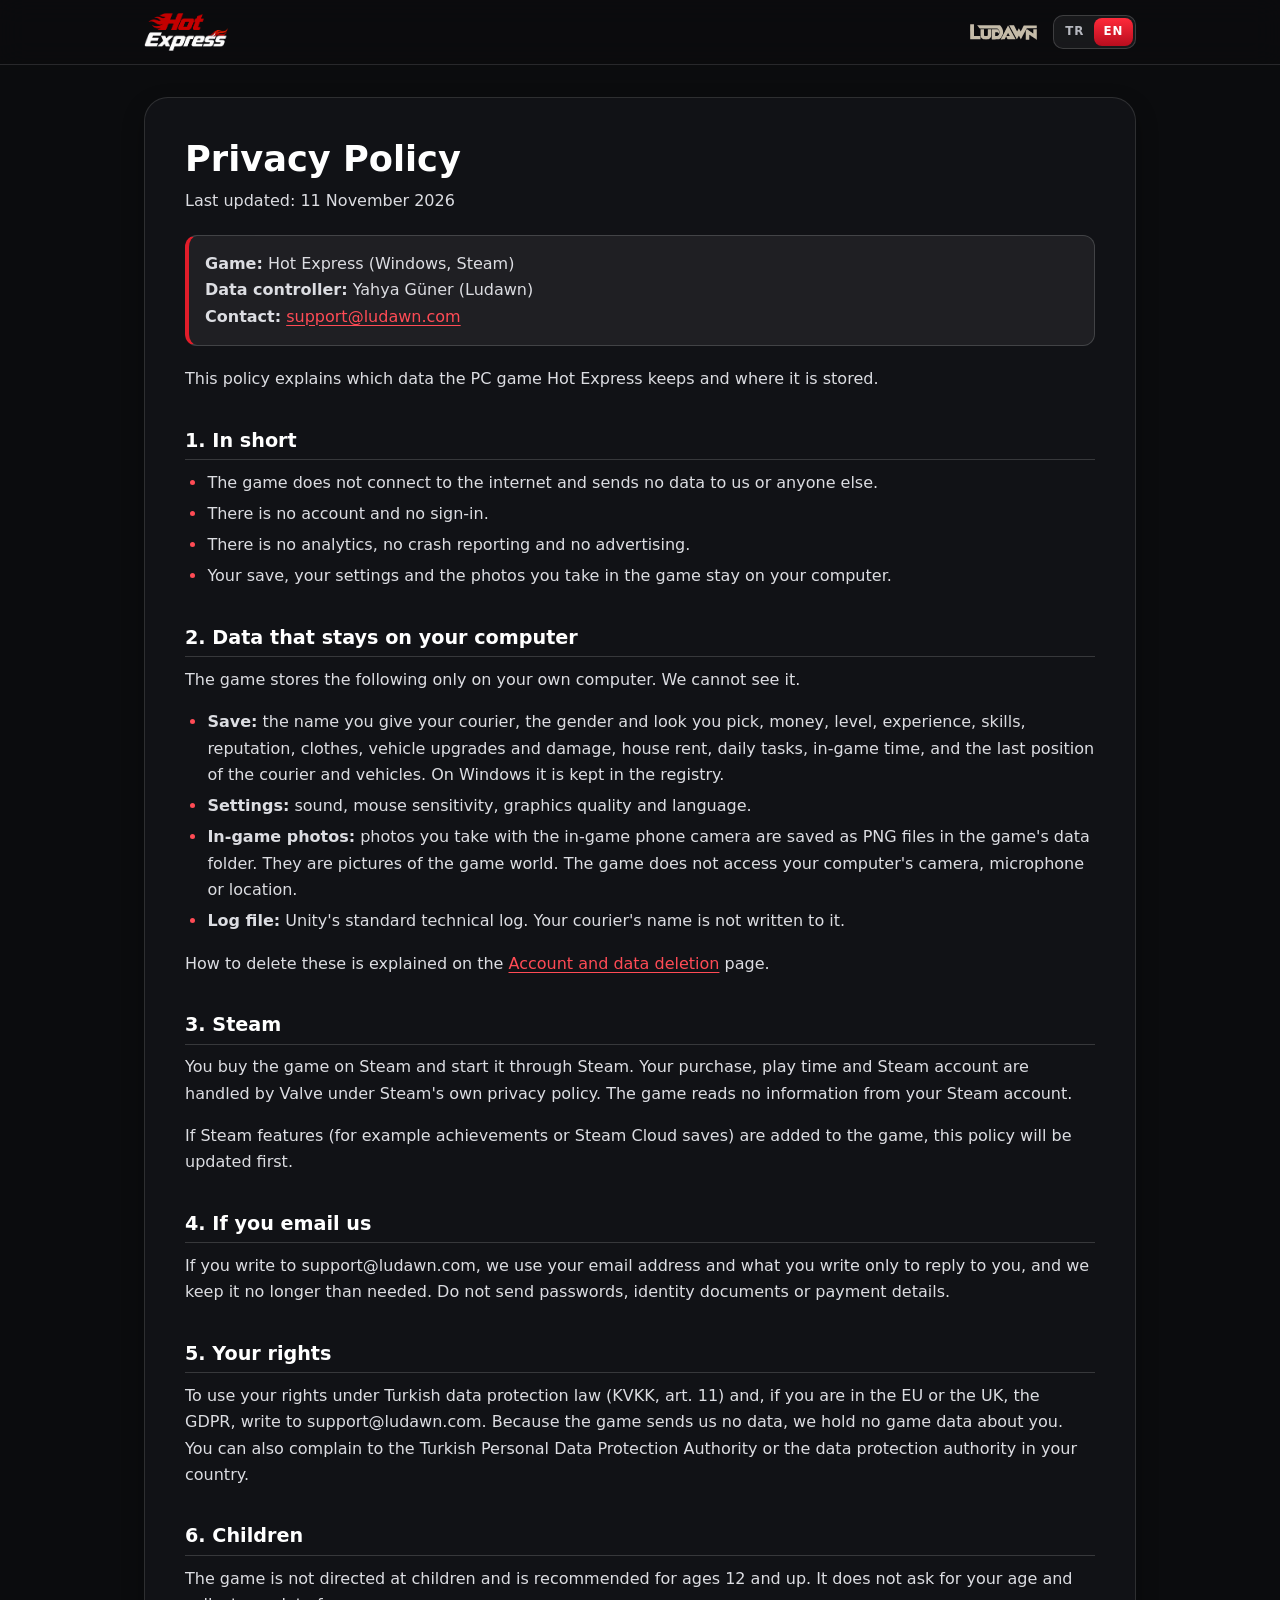
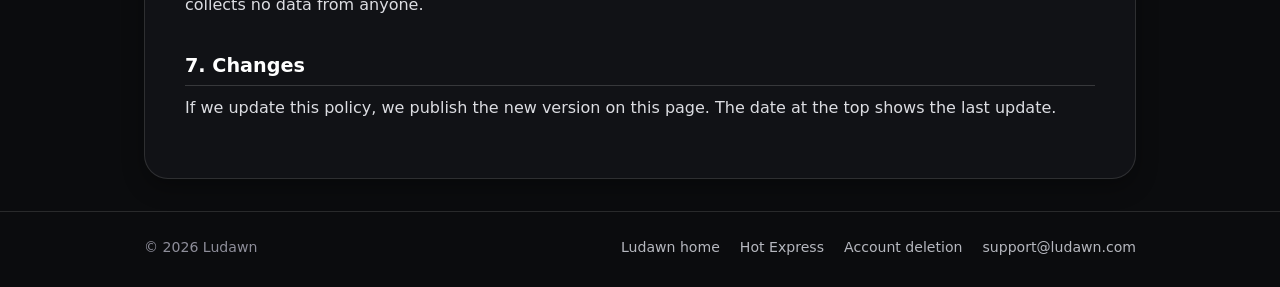
<file: hot-express/privacy/index.html>
<!doctype html>
<html lang="tr" data-title-tr="Gizlilik Politikası · Hot Express · Ludawn" data-title-en="Privacy Policy · Hot Express · Ludawn">
<head>
<meta charset="utf-8">
<meta name="viewport" content="width=device-width, initial-scale=1">
<title>Gizlilik Politikası · Hot Express · Ludawn</title>
<meta name="description" content="Hot Express gizlilik politikası. Privacy policy.">
<meta name="theme-color" content="#0B0C0E">
<link rel="icon" href="/hot-express/assets/img/favicon.png" type="image/png">
<link rel="stylesheet" href="/hot-express/assets/game.css">
<script src="/assets/lang.js"></script>
</head>
<body>
<header><div class="bar">
<a class="brand" href="/hot-express/"><img src="/hot-express/assets/img/logo.png" width="820" height="373" alt="Hot Express"></a>
<div class="right">
<a class="studio" href="/" title="Ludawn"><img src="/assets/img/ludawn-wordmark.svg" width="2650" height="636" alt="Ludawn"></a>
<span class="lang-switch" role="group" aria-label="Dil / Language"><button type="button" data-set-lang="tr">TR</button><button type="button" data-set-lang="en">EN</button></span>
</div>
</div>
<nav class="langs bar" aria-label="Dil / Language">
<a href="#tr">Türkçe</a> · <a href="#en" lang="en">English</a>
</nav>
</header>
<main class="wrap">

<article class="doc glass" id="tr" lang="tr">
<h1>Gizlilik Politikası</h1>
<p class="muted">Son güncelleme: 11 Kasım 2026</p>
<div class="box">
<p><strong>Oyun:</strong> Hot Express (Windows, Steam)<br>
<strong>Veri sorumlusu:</strong> Yahya Güner (Ludawn)<br>
<strong>İletişim:</strong> <a href="mailto:support@ludawn.com">support@ludawn.com</a></p>
</div>
<p>Bu politika, Hot Express bilgisayar oyununun hangi verileri tuttuğunu ve bunların nerede durduğunu anlatır.</p>

<h2>1. Kısaca</h2>
<ul>
<li>Oyun internete bağlanmaz ve bize ya da başka birine veri göndermez.</li>
<li>Oyunda hesap ve giriş yoktur.</li>
<li>Analitik, çökme raporu ve reklam yoktur.</li>
<li>Oyun kaydın, ayarların ve oyun içinde çektiğin fotoğraflar yalnız bilgisayarında durur.</li>
</ul>

<h2>2. Bilgisayarında kalan veriler</h2>
<p>Oyun şunları yalnız kendi bilgisayarında saklar. Bunları biz göremeyiz.</p>
<ul>
<li><strong>Oyun kaydı:</strong> kuryene verdiğin ad, seçtiğin cinsiyet ve görünüş, para, seviye, deneyim, beceriler, itibar, kıyafetler, araç geliştirmeleri ve hasarı, ev kirası, günlük görevler, oyun içi saat, kuryenin ve araçların son konumu. Windows'ta kayıt defterinde tutulur.</li>
<li><strong>Ayarlar:</strong> ses, fare hassasiyeti, grafik kalitesi ve dil.</li>
<li><strong>Oyun içi fotoğraflar:</strong> oyundaki telefonun kamerasıyla çektiğin fotoğraflar, oyunun veri klasörüne PNG olarak kaydedilir. Bunlar oyun dünyasının görüntüleridir. Oyun bilgisayarının kamerasına, mikrofonuna ya da konumuna erişmez.</li>
<li><strong>Günlük dosyası:</strong> Unity'nin standart teknik günlüğü. Kuryenin adı bu dosyaya yazılmaz.</li>
</ul>
<p>Bunları nasıl sileceğin <a href="/hot-express/account-deletion/">Hesap ve veri silme</a> sayfasında anlatılıyor.</p>

<h2>3. Steam</h2>
<p>Oyunu Steam'den alıp Steam üzerinden başlatırsın. Satın alma, oynama süresi ve Steam hesabın Valve tarafından, Steam'in kendi gizlilik politikasına göre işlenir. Oyun Steam hesabına ait hiçbir bilgiyi okumaz.</p>
<p>Oyuna Steam özellikleri (örneğin başarımlar ya da Steam Bulut kaydı) eklenirse bu politika önce güncellenir.</p>

<h2>4. Bize yazarsan</h2>
<p>support@ludawn.com adresine yazarsan e-posta adresini ve yazdıklarını yalnız sana yanıt vermek için kullanırız ve gerekenden uzun saklamayız. Bize yazarken şifre, kimlik ya da ödeme bilgisi gönderme.</p>

<h2>5. Hakların</h2>
<p>KVKK md. 11 ve, AB ya da Birleşik Krallık'taysan, GDPR kapsamındaki haklarını kullanmak için support@ludawn.com adresine yaz. Oyun bize veri göndermediği için oyunla ilgili elimizde senin hakkında bir veri bulunmaz. Ayrıca Kişisel Verileri Koruma Kurulu'na ya da bulunduğun ülkenin veri koruma otoritesine şikâyet edebilirsin.</p>

<h2>6. Çocuklar</h2>
<p>Oyun çocuklara yönelik değildir ve 12 yaş ve üzeri için önerilir. Oyun yaş bilgisi istemez ve kimseden veri toplamaz.</p>

<h2>7. Değişiklikler</h2>
<p>Bu politikayı güncellersek yeni sürümü bu sayfada yayımlarız. Sayfanın başındaki tarih son güncellemeyi gösterir.</p>
</article>

<hr class="both-only">

<article class="doc glass" id="en" lang="en">
<h1>Privacy Policy</h1>
<p class="muted">Last updated: 11 November 2026</p>
<div class="box">
<p><strong>Game:</strong> Hot Express (Windows, Steam)<br>
<strong>Data controller:</strong> Yahya Güner (Ludawn)<br>
<strong>Contact:</strong> <a href="mailto:support@ludawn.com">support@ludawn.com</a></p>
</div>
<p>This policy explains which data the PC game Hot Express keeps and where it is stored.</p>

<h2>1. In short</h2>
<ul>
<li>The game does not connect to the internet and sends no data to us or anyone else.</li>
<li>There is no account and no sign-in.</li>
<li>There is no analytics, no crash reporting and no advertising.</li>
<li>Your save, your settings and the photos you take in the game stay on your computer.</li>
</ul>

<h2>2. Data that stays on your computer</h2>
<p>The game stores the following only on your own computer. We cannot see it.</p>
<ul>
<li><strong>Save:</strong> the name you give your courier, the gender and look you pick, money, level, experience, skills, reputation, clothes, vehicle upgrades and damage, house rent, daily tasks, in-game time, and the last position of the courier and vehicles. On Windows it is kept in the registry.</li>
<li><strong>Settings:</strong> sound, mouse sensitivity, graphics quality and language.</li>
<li><strong>In-game photos:</strong> photos you take with the in-game phone camera are saved as PNG files in the game's data folder. They are pictures of the game world. The game does not access your computer's camera, microphone or location.</li>
<li><strong>Log file:</strong> Unity's standard technical log. Your courier's name is not written to it.</li>
</ul>
<p>How to delete these is explained on the <a href="/hot-express/account-deletion/">Account and data deletion</a> page.</p>

<h2>3. Steam</h2>
<p>You buy the game on Steam and start it through Steam. Your purchase, play time and Steam account are handled by Valve under Steam's own privacy policy. The game reads no information from your Steam account.</p>
<p>If Steam features (for example achievements or Steam Cloud saves) are added to the game, this policy will be updated first.</p>

<h2>4. If you email us</h2>
<p>If you write to support@ludawn.com, we use your email address and what you write only to reply to you, and we keep it no longer than needed. Do not send passwords, identity documents or payment details.</p>

<h2>5. Your rights</h2>
<p>To use your rights under Turkish data protection law (KVKK, art. 11) and, if you are in the EU or the UK, the GDPR, write to support@ludawn.com. Because the game sends us no data, we hold no game data about you. You can also complain to the Turkish Personal Data Protection Authority or the data protection authority in your country.</p>

<h2>6. Children</h2>
<p>The game is not directed at children and is recommended for ages 12 and up. It does not ask for your age and collects no data from anyone.</p>

<h2>7. Changes</h2>
<p>If we update this policy, we publish the new version on this page. The date at the top shows the last update.</p>
</article>

</main>
<footer><div class="bar">
<span>© 2026 Ludawn</span>
<nav aria-label="Footer">
<a href="/"><span lang="tr">Ludawn ana sayfa</span><span lang="en">Ludawn home</span></a>
<a href="/hot-express/">Hot Express</a>
<a href="/hot-express/account-deletion/"><span lang="tr">Hesap silme</span><span lang="en">Account deletion</span></a>
<a href="mailto:support@ludawn.com">support@ludawn.com</a>
</nav>
</div></footer>
</body>
</html>
</file>
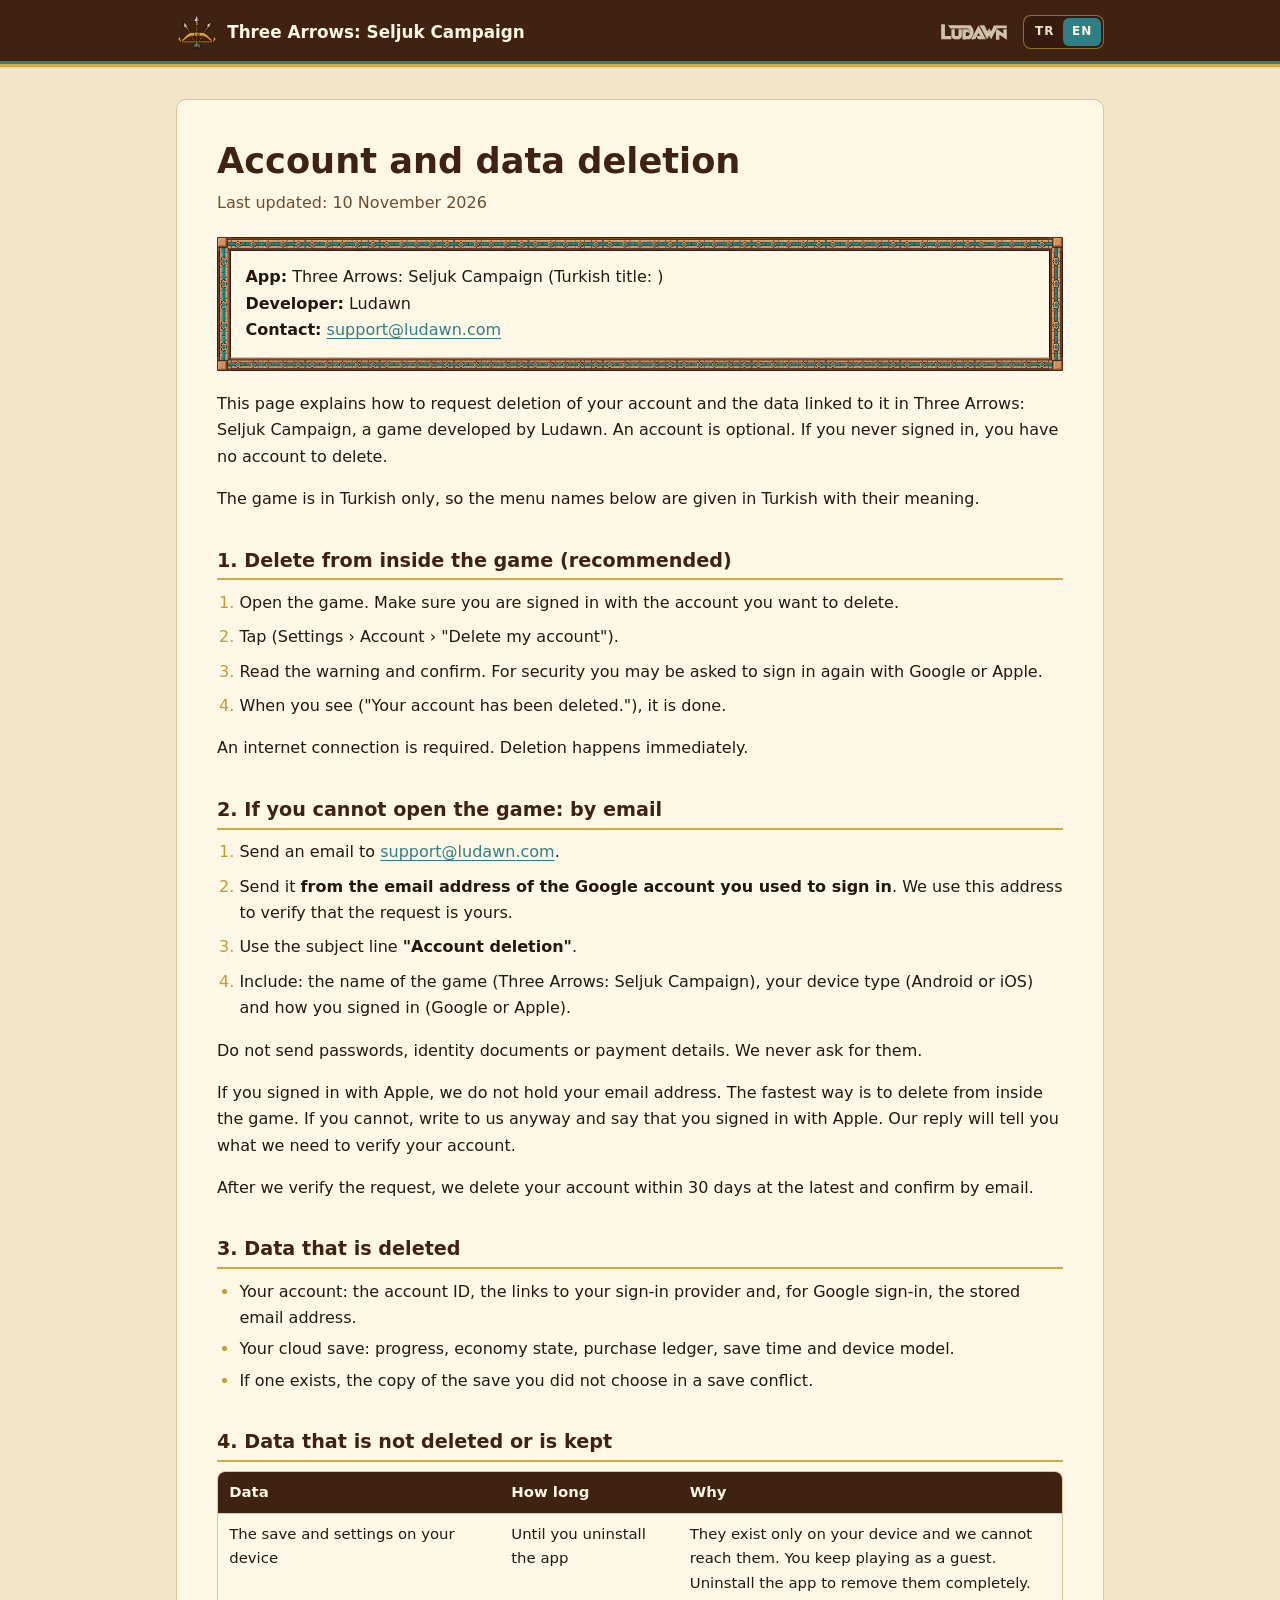
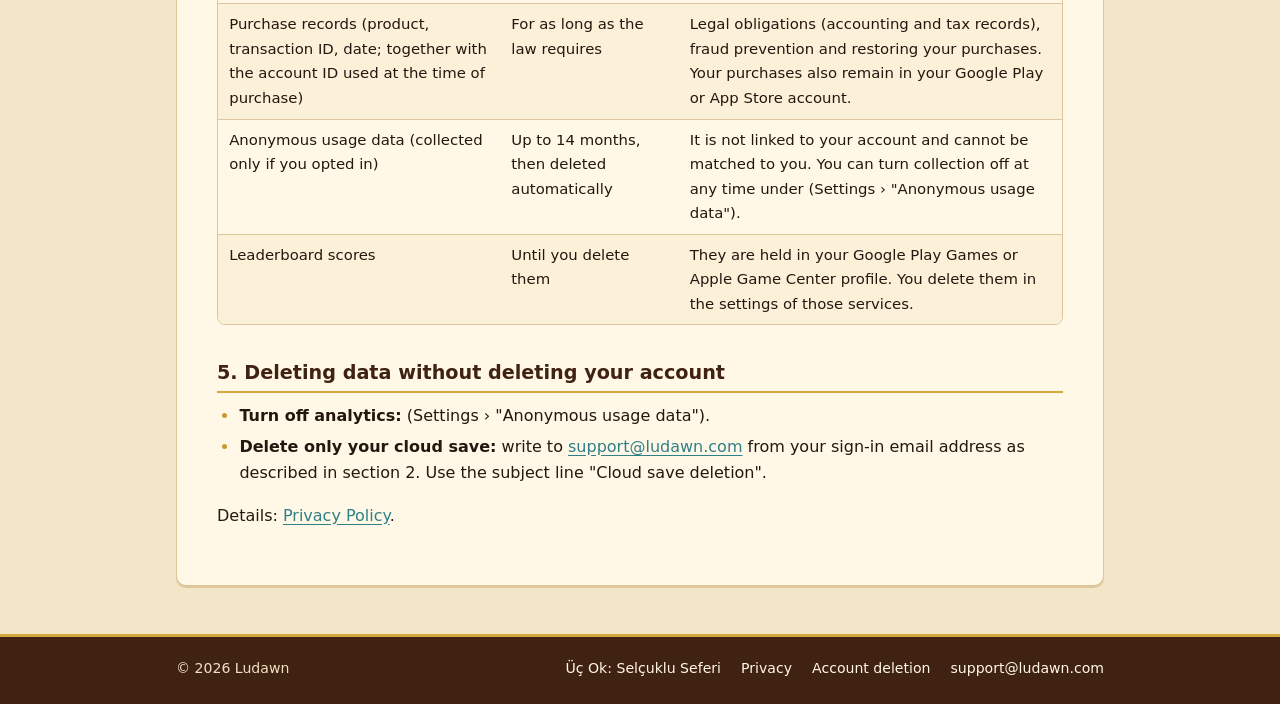
<file: three-arrows/account-deletion/index.html>
<!doctype html>
<html lang="tr" data-title-tr="Hesap ve veri silme · Üç Ok: Selçuklu Seferi · Ludawn" data-title-en="Account and data deletion · Three Arrows: Seljuk Campaign · Ludawn">
<head>
<meta charset="utf-8">
<meta name="viewport" content="width=device-width, initial-scale=1">
<title>Hesap ve veri silme · Üç Ok: Selçuklu Seferi · Ludawn</title>
<meta name="description" content="Üç Ok: Selçuklu Seferi (Three Arrows: Seljuk Campaign) oyununda hesabını ve verilerini nasıl silersin. Account and data deletion.">
<meta name="theme-color" content="#402212">
<link rel="icon" href="/three-arrows/assets/img/emblem-gold.png" type="image/png">
<link rel="stylesheet" href="/three-arrows/assets/game.css">
<script src="/assets/lang.js"></script>
</head>
<body>
<header><div class="bar">
<a class="brand" href="/three-arrows/"><img src="/three-arrows/assets/img/emblem-gold.png" width="42" height="42" alt=""><span><span lang="tr">Üç Ok<span class="full">: Selçuklu Seferi</span></span><span lang="en">Three Arrows<span class="full">: Seljuk Campaign</span></span></span></a>
<div class="right">
<a class="studio" href="/" title="Ludawn"><img src="/assets/img/ludawn-wordmark.svg" width="2650" height="636" alt="Ludawn"></a>
<span class="lang-switch" role="group" aria-label="Dil / Language"><button type="button" data-set-lang="tr">TR</button><button type="button" data-set-lang="en">EN</button></span>
</div>
</div>
<nav class="langs bar" aria-label="Dil / Language">
<a href="#tr">Türkçe</a> · <a href="#en" lang="en">English</a>
</nav>
</header>
<main>

<article class="doc" id="tr" lang="tr">
<h1>Hesap ve veri silme</h1>
<p class="muted">Son güncelleme: 10 Kasım 2026</p>
<div class="box">
<p><strong>Uygulama:</strong> Üç Ok: Selçuklu Seferi (mağaza adı: Three Arrows: Seljuk Campaign)<br>
<strong>Geliştirici:</strong> Ludawn<br>
<strong>İletişim:</strong> <a href="mailto:support@ludawn.com">support@ludawn.com</a></p>
</div>
<p>Bu sayfa, Ludawn'ın geliştirdiği Üç Ok: Selçuklu Seferi oyununda hesabını ve hesabına bağlı verileri nasıl sildireceğini anlatır. Hesap isteğe bağlıdır. Hiç giriş yapmadıysan silinecek bir hesabın yoktur.</p>

<h2>1. Oyunun içinden silme (önerilen)</h2>
<ol class="steps">
<li>Oyunu aç. Silmek istediğin hesapla giriş yapmış olduğundan emin ol.</li>
<li><strong>Ayarlar › Hesap › "Hesabımı sil"</strong> düğmesine dokun.</li>
<li>Uyarıyı oku ve onayla. Güvenlik için Google ya da Apple ile yeniden giriş yapman istenebilir.</li>
<li>"Hesabın silindi." yazısını görünce işlem tamamdır.</li>
</ol>
<p>İnternet bağlantısı gerekir. Silme hemen yapılır.</p>

<h2>2. Oyunu açamıyorsan: e-posta ile</h2>
<ol class="steps">
<li><a href="mailto:support@ludawn.com">support@ludawn.com</a> adresine e-posta gönder.</li>
<li>E-postayı <strong>oyuna giriş yaptığın Google hesabının e-posta adresinden</strong> gönder. İsteğin sana ait olduğunu bu adresle doğrularız.</li>
<li>Konu satırına <strong>"Hesap silme"</strong> yaz.</li>
<li>E-postada şunları belirt: oyunun adı (Üç Ok: Selçuklu Seferi), cihazın (Android ya da iOS) ve nasıl giriş yaptığın (Google ya da Apple).</li>
</ol>
<p>Parola, kimlik belgesi ya da ödeme bilgisi gönderme. Bunları istemeyiz.</p>
<p>Apple ile giriş yaptıysan e-posta adresin bizde yoktur. En hızlı yol oyunun içinden silmektir. Bunu yapamıyorsan yine de yaz ve Apple ile giriş yaptığını belirt. Hesabını doğrulamak için gereken bilgiyi sana yanıtımızda söyleriz.</p>
<p>İsteği doğruladıktan sonra hesabını en geç 30 gün içinde siler ve sana e-posta ile haber veririz.</p>

<h2>3. Silinen veriler</h2>
<ul>
<li>Hesabın: hesap kimliği, giriş sağlayıcısı bağlantıları ve Google ile girişte tutulan e-posta adresi.</li>
<li>Buluttaki oyun kaydın: ilerleme, ekonomi durumu, satın alım defteri, kayıt zamanı ve cihaz modeli.</li>
<li>Varsa, kayıt çakışmasında seçmediğin kaydın kopyası.</li>
</ul>

<h2>4. Silinmeyen ya da saklanan veriler</h2>
<div class="scroll">
<table>
<thead>
<tr><th scope="col">Veri</th><th scope="col">Ne kadar süre</th><th scope="col">Neden</th></tr>
</thead>
<tbody>
<tr><td>Cihazındaki oyun kaydı ve ayarlar</td><td>Uygulamayı silene kadar</td><td>Yalnız cihazında durur, biz erişemeyiz. Misafir olarak oynamayı sürdürürsün. Tamamen kaldırmak için uygulamayı sil.</td></tr>
<tr><td>Satın alma kayıtları (ürün, işlem kimliği, tarih; satın alma sırasındaki hesap kimliğiyle birlikte)</td><td>Yasanın gerektirdiği süre boyunca</td><td>Yasal yükümlülükler (muhasebe ve vergi kayıtları), sahteciliği önleme ve satın alımlarını geri yükleyebilmek. Satın alımların Google Play ya da App Store hesabında da durur.</td></tr>
<tr><td>Anonim kullanım verisi (yalnız onay verdiysen toplanır)</td><td>En çok 14 ay, sonra kendiliğinden silinir</td><td>Hesabına bağlı değildir ve kimliğinle eşleştirilemez. Toplanmasını Ayarlar › "Anonim kullanım verisi" ile istediğin an kapatabilirsin.</td></tr>
<tr><td>Liderlik tablosu puanları</td><td>Sen silene kadar</td><td>Google Play Games ya da Apple Game Center profilinde tutulur. O hizmetlerin ayarlarından silinir.</td></tr>
</tbody>
</table>
</div>

<h2>5. Hesabı silmeden veri silme</h2>
<ul>
<li><strong>Analitiği kapatmak:</strong> Ayarlar › "Anonim kullanım verisi".</li>
<li><strong>Yalnız bulut kaydını sildirmek:</strong> <a href="mailto:support@ludawn.com">support@ludawn.com</a> adresine, 2. bölümdeki gibi giriş yaptığın e-posta adresinden yaz. Konu satırına "Bulut kaydı silme" yaz.</li>
</ul>
<p>Ayrıntılar: <a href="/three-arrows/privacy/">Gizlilik Politikası</a>.</p>
</article>

<hr class="both-only">

<article class="doc" id="en" lang="en">
<h1>Account and data deletion</h1>
<p class="muted">Last updated: 10 November 2026</p>
<div class="box">
<p><strong>App:</strong> Three Arrows: Seljuk Campaign (Turkish title: <span lang="tr">Üç Ok: Selçuklu Seferi</span>)<br>
<strong>Developer:</strong> Ludawn<br>
<strong>Contact:</strong> <a href="mailto:support@ludawn.com">support@ludawn.com</a></p>
</div>
<p>This page explains how to request deletion of your account and the data linked to it in Three Arrows: Seljuk Campaign, a game developed by Ludawn. An account is optional. If you never signed in, you have no account to delete.</p>
<p>The game is in Turkish only, so the menu names below are given in Turkish with their meaning.</p>

<h2>1. Delete from inside the game (recommended)</h2>
<ol class="steps">
<li>Open the game. Make sure you are signed in with the account you want to delete.</li>
<li>Tap <strong><span lang="tr">Ayarlar › Hesap › "Hesabımı sil"</span></strong> (Settings › Account › "Delete my account").</li>
<li>Read the warning and confirm. For security you may be asked to sign in again with Google or Apple.</li>
<li>When you see <span lang="tr">"Hesabın silindi."</span> ("Your account has been deleted."), it is done.</li>
</ol>
<p>An internet connection is required. Deletion happens immediately.</p>

<h2>2. If you cannot open the game: by email</h2>
<ol class="steps">
<li>Send an email to <a href="mailto:support@ludawn.com">support@ludawn.com</a>.</li>
<li>Send it <strong>from the email address of the Google account you used to sign in</strong>. We use this address to verify that the request is yours.</li>
<li>Use the subject line <strong>"Account deletion"</strong>.</li>
<li>Include: the name of the game (Three Arrows: Seljuk Campaign), your device type (Android or iOS) and how you signed in (Google or Apple).</li>
</ol>
<p>Do not send passwords, identity documents or payment details. We never ask for them.</p>
<p>If you signed in with Apple, we do not hold your email address. The fastest way is to delete from inside the game. If you cannot, write to us anyway and say that you signed in with Apple. Our reply will tell you what we need to verify your account.</p>
<p>After we verify the request, we delete your account within 30 days at the latest and confirm by email.</p>

<h2>3. Data that is deleted</h2>
<ul>
<li>Your account: the account ID, the links to your sign-in provider and, for Google sign-in, the stored email address.</li>
<li>Your cloud save: progress, economy state, purchase ledger, save time and device model.</li>
<li>If one exists, the copy of the save you did not choose in a save conflict.</li>
</ul>

<h2>4. Data that is not deleted or is kept</h2>
<div class="scroll">
<table>
<thead>
<tr><th scope="col">Data</th><th scope="col">How long</th><th scope="col">Why</th></tr>
</thead>
<tbody>
<tr><td>The save and settings on your device</td><td>Until you uninstall the app</td><td>They exist only on your device and we cannot reach them. You keep playing as a guest. Uninstall the app to remove them completely.</td></tr>
<tr><td>Purchase records (product, transaction ID, date; together with the account ID used at the time of purchase)</td><td>For as long as the law requires</td><td>Legal obligations (accounting and tax records), fraud prevention and restoring your purchases. Your purchases also remain in your Google Play or App Store account.</td></tr>
<tr><td>Anonymous usage data (collected only if you opted in)</td><td>Up to 14 months, then deleted automatically</td><td>It is not linked to your account and cannot be matched to you. You can turn collection off at any time under <span lang="tr">Ayarlar › "Anonim kullanım verisi"</span> (Settings › "Anonymous usage data").</td></tr>
<tr><td>Leaderboard scores</td><td>Until you delete them</td><td>They are held in your Google Play Games or Apple Game Center profile. You delete them in the settings of those services.</td></tr>
</tbody>
</table>
</div>

<h2>5. Deleting data without deleting your account</h2>
<ul>
<li><strong>Turn off analytics:</strong> <span lang="tr">Ayarlar › "Anonim kullanım verisi"</span> (Settings › "Anonymous usage data").</li>
<li><strong>Delete only your cloud save:</strong> write to <a href="mailto:support@ludawn.com">support@ludawn.com</a> from your sign-in email address as described in section 2. Use the subject line "Cloud save deletion".</li>
</ul>
<p>Details: <a href="/privacy/#en">Privacy Policy</a>.</p>
</article>

</main>
<footer><div class="bar">
<span>© 2026 Ludawn</span>
<nav aria-label="Footer">
<a href="/three-arrows/">Üç Ok: Selçuklu Seferi</a>
<a href="/three-arrows/privacy/"><span lang="tr">Gizlilik</span><span lang="en">Privacy</span></a>
<a href="/three-arrows/account-deletion/"><span lang="tr">Hesap silme</span><span lang="en">Account deletion</span></a>
<a href="mailto:support@ludawn.com">support@ludawn.com</a>
</nav>
</div></footer>
</body>
</html>
</file>
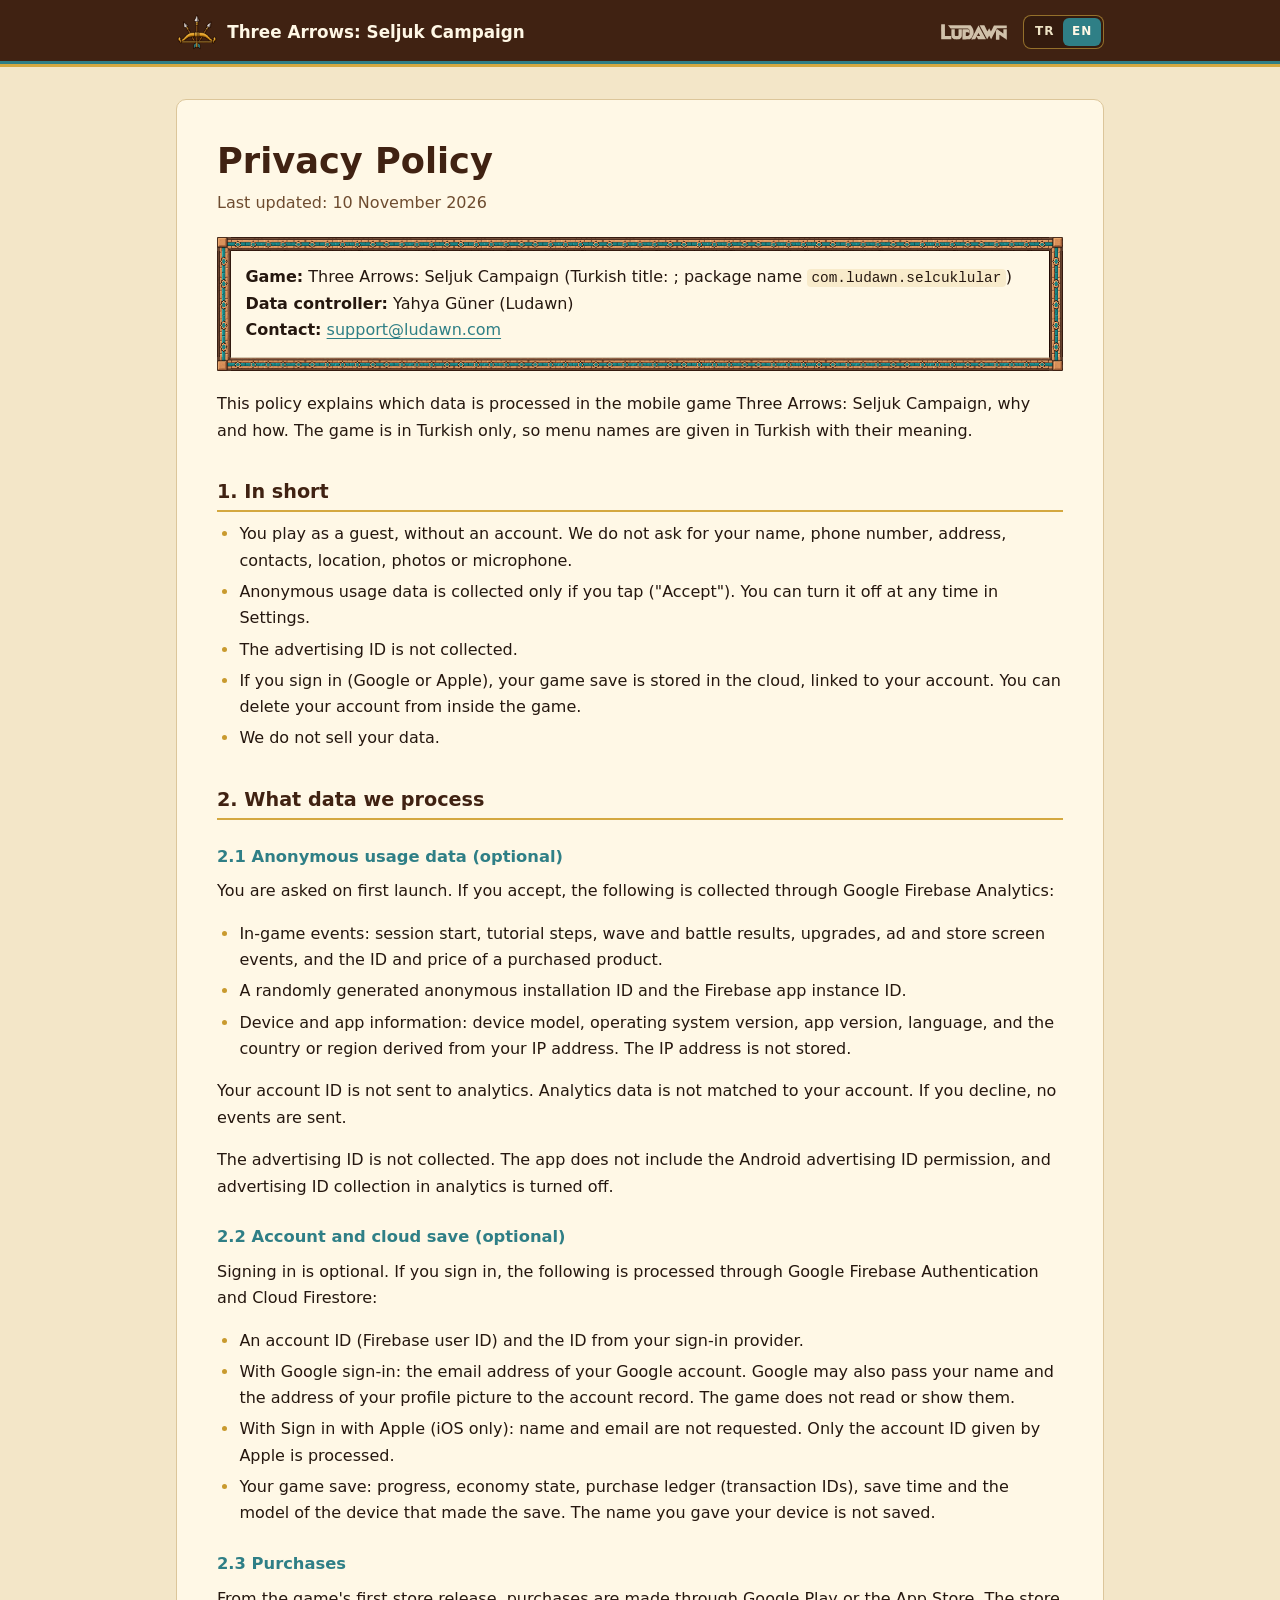
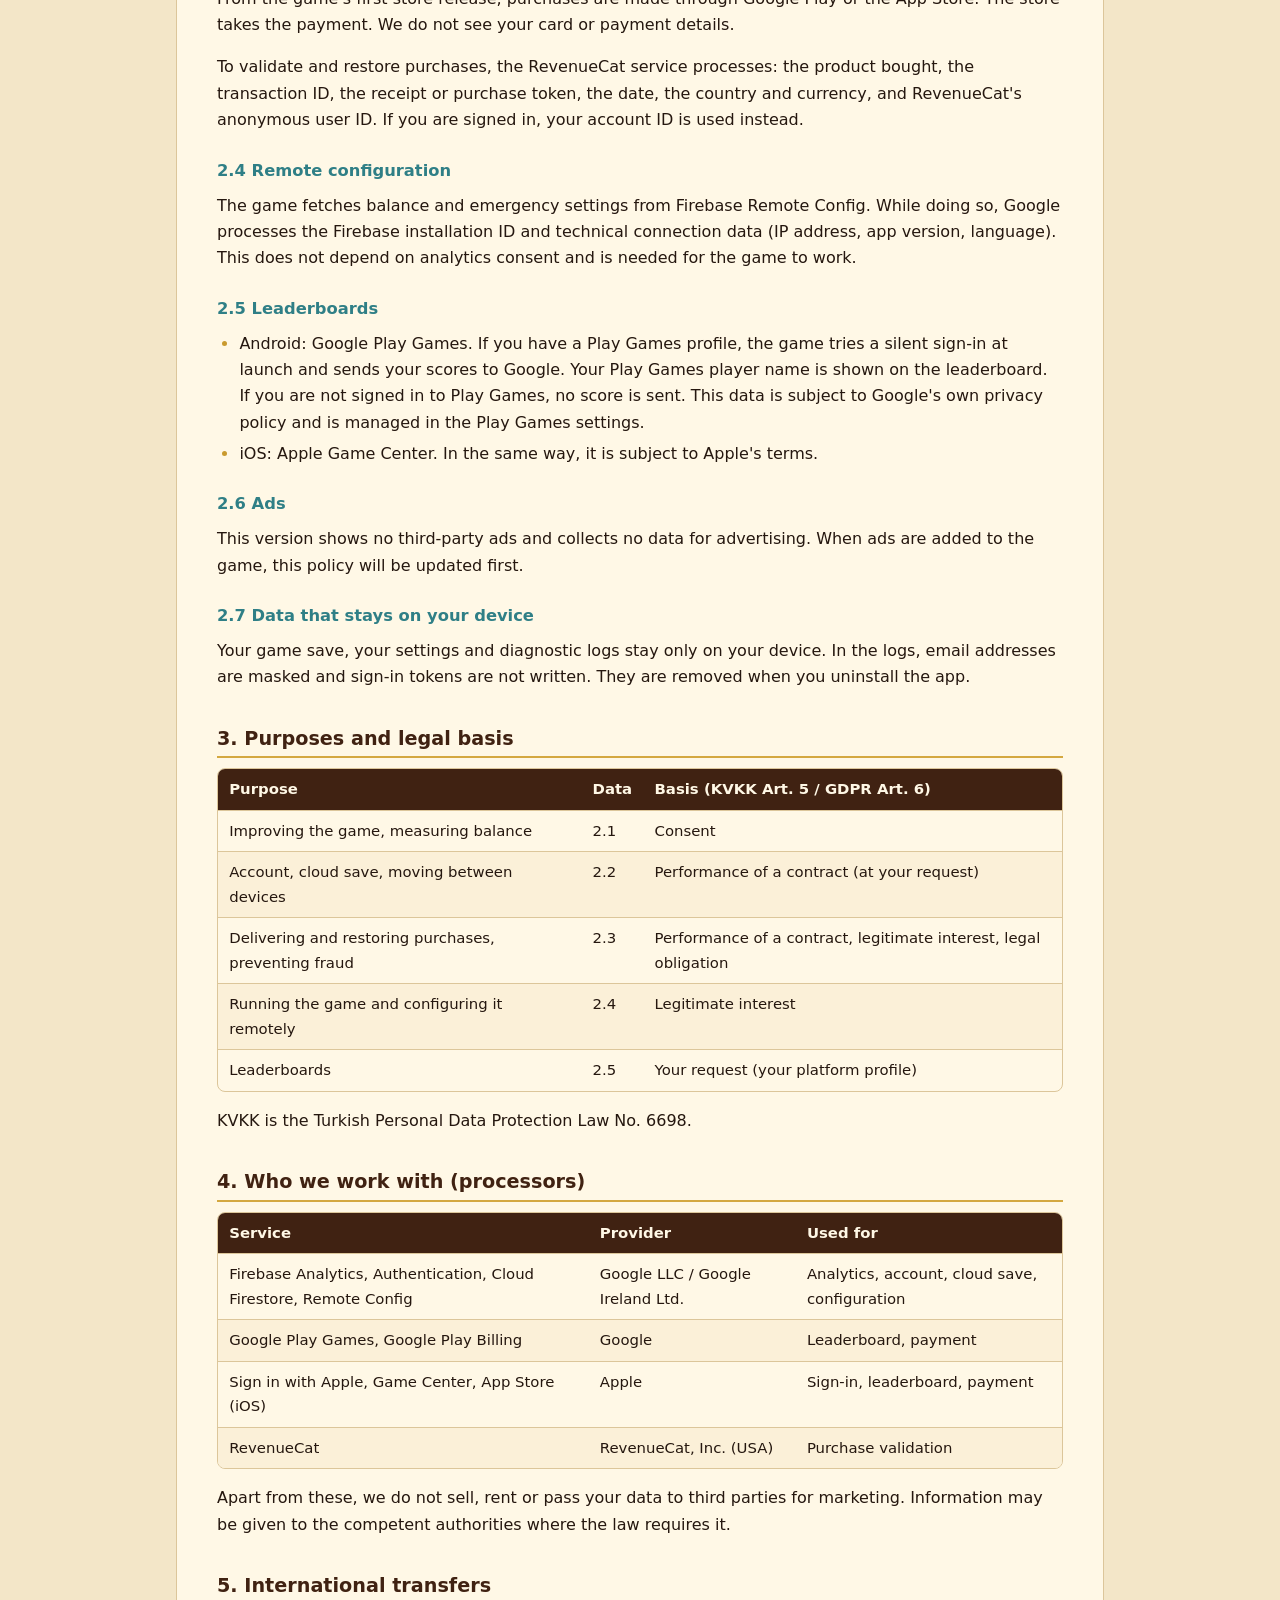
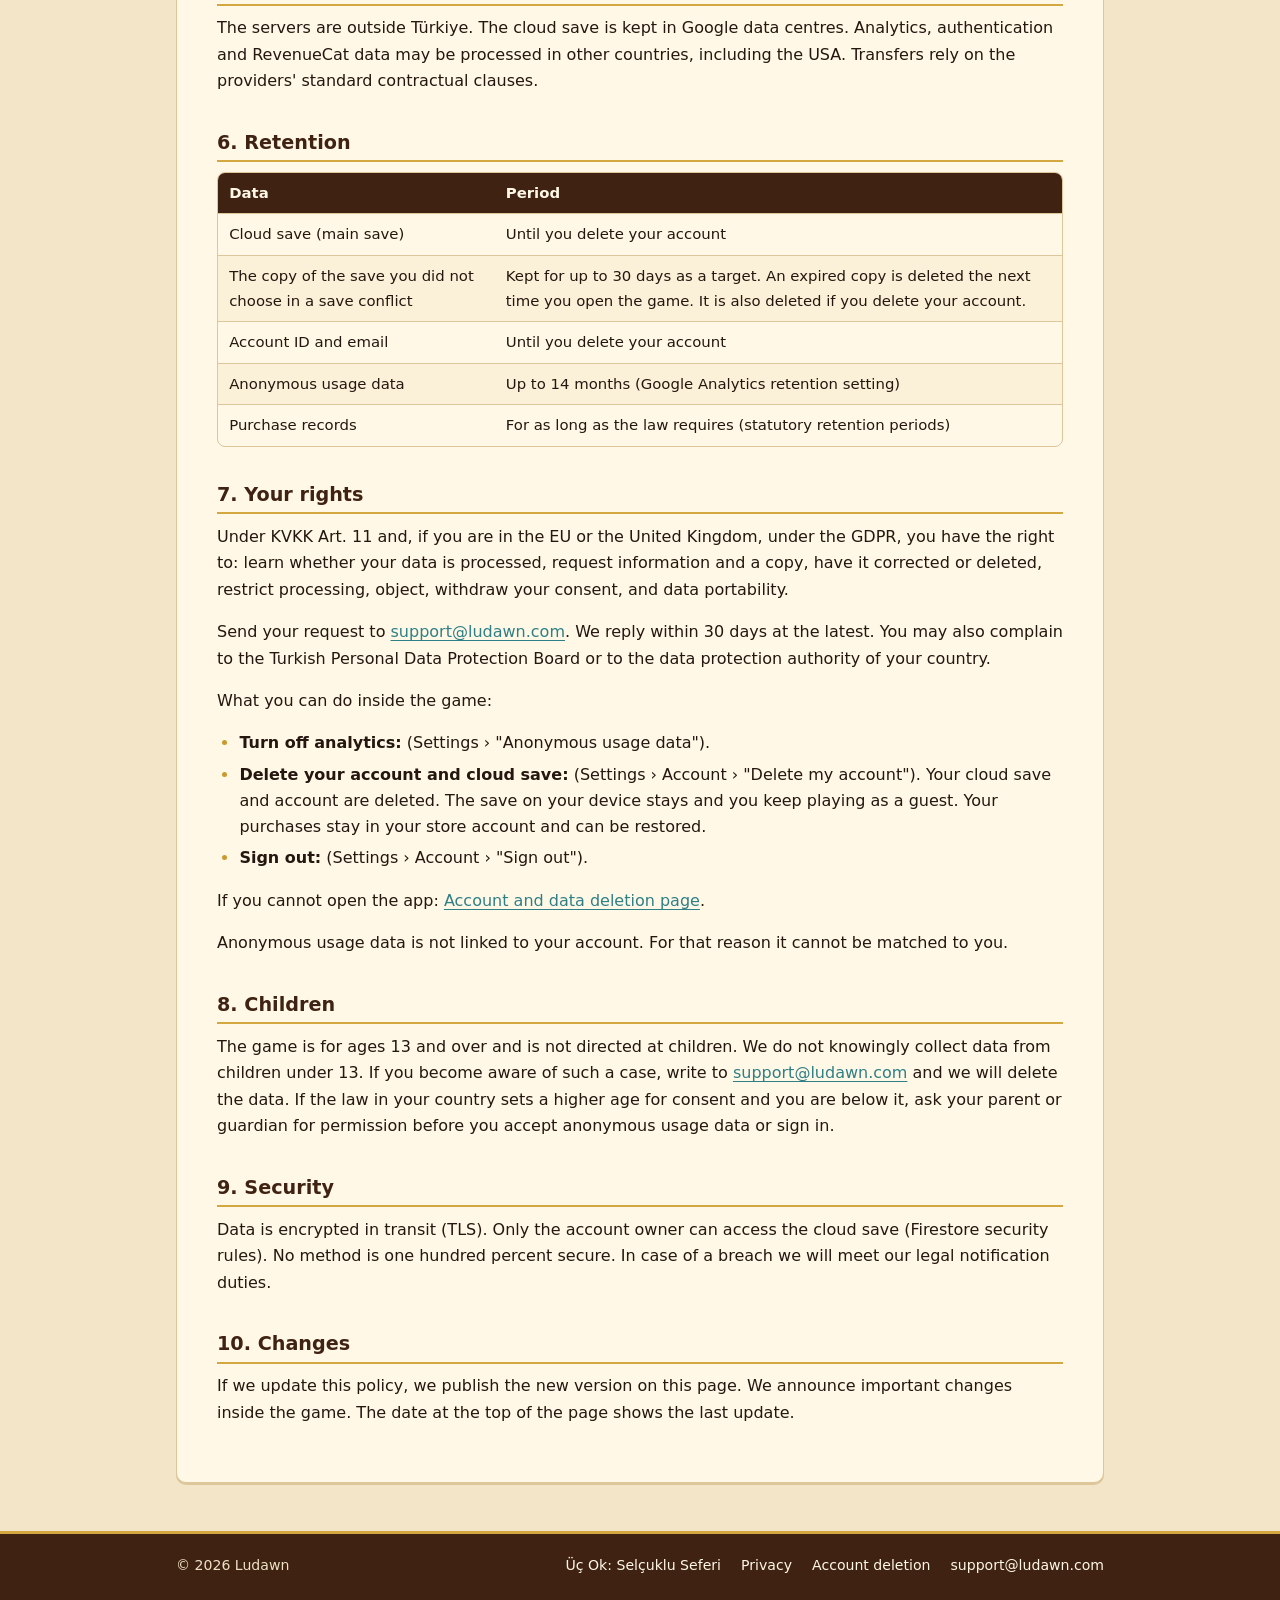
<file: three-arrows/privacy/index.html>
<!doctype html>
<html lang="tr" data-title-tr="Gizlilik Politikası · Üç Ok: Selçuklu Seferi · Ludawn" data-title-en="Privacy Policy · Three Arrows: Seljuk Campaign · Ludawn">
<head>
<meta charset="utf-8">
<meta name="viewport" content="width=device-width, initial-scale=1">
<title>Gizlilik Politikası · Üç Ok: Selçuklu Seferi · Ludawn</title>
<meta name="description" content="Üç Ok: Selçuklu Seferi (Three Arrows: Seljuk Campaign) gizlilik politikası. Privacy policy.">
<meta name="theme-color" content="#402212">
<link rel="icon" href="/three-arrows/assets/img/emblem-gold.png" type="image/png">
<link rel="stylesheet" href="/three-arrows/assets/game.css">
<script src="/assets/lang.js"></script>
</head>
<body>
<header><div class="bar">
<a class="brand" href="/three-arrows/"><img src="/three-arrows/assets/img/emblem-gold.png" width="42" height="42" alt=""><span><span lang="tr">Üç Ok<span class="full">: Selçuklu Seferi</span></span><span lang="en">Three Arrows<span class="full">: Seljuk Campaign</span></span></span></a>
<div class="right">
<a class="studio" href="/" title="Ludawn"><img src="/assets/img/ludawn-wordmark.svg" width="2650" height="636" alt="Ludawn"></a>
<span class="lang-switch" role="group" aria-label="Dil / Language"><button type="button" data-set-lang="tr">TR</button><button type="button" data-set-lang="en">EN</button></span>
</div>
</div>
<nav class="langs bar" aria-label="Dil / Language">
<a href="#tr">Türkçe</a> · <a href="#en" lang="en">English</a>
</nav>
</header>
<main>

<article class="doc" id="tr" lang="tr">
<h1>Gizlilik Politikası</h1>
<p class="muted">Son güncelleme: 10 Kasım 2026</p>
<div class="box">
<p><strong>Oyun:</strong> Üç Ok: Selçuklu Seferi (mağaza adı: Three Arrows: Seljuk Campaign; paket adı <code>com.ludawn.selcuklular</code>)<br>
<strong>Veri sorumlusu:</strong> Yahya Güner (Ludawn)<br>
<strong>İletişim:</strong> <a href="mailto:support@ludawn.com">support@ludawn.com</a></p>
</div>
<p>Bu politika, Üç Ok: Selçuklu Seferi mobil oyununda hangi verilerin, neden ve nasıl işlendiğini anlatır.</p>

<h2>1. Kısaca</h2>
<ul>
<li>Oyun hesap açmadan, misafir olarak oynanır. Ad, telefon, adres, kişi listesi, konum, fotoğraf ya da mikrofon erişimi istemeyiz.</li>
<li>Anonim kullanım verisi yalnız sen "Kabul" dersen toplanır. Ayarlar'dan istediğin an kapatabilirsin.</li>
<li>Reklam kimliği toplanmaz.</li>
<li>Giriş yaparsan (Google ya da Apple) oyun kaydın hesabına bağlı olarak bulutta saklanır. Hesabını oyunun içinden silebilirsin.</li>
<li>Verilerini satmayız.</li>
</ul>

<h2>2. Hangi verileri işliyoruz</h2>

<h3>2.1 Anonim kullanım verisi (isteğe bağlı)</h3>
<p>İlk açılışta sorulur. "Kabul" dersen Google Firebase Analytics aracılığıyla şunlar toplanır:</p>
<ul>
<li>Oyun içi olaylar: oturum başlangıcı, öğretici adımları, dalga ve savaş sonuçları, yükseltmeler, reklam ve mağaza ekranı olayları, satın alınan ürünün kimliği ve fiyatı.</li>
<li>Rastgele üretilen anonim kurulum kimliği ve Firebase'in uygulama örneği kimliği.</li>
<li>Cihaz ve uygulama bilgisi: cihaz modeli, işletim sistemi sürümü, uygulama sürümü, dil ve IP adresinden türetilen ülke ya da bölge. IP adresi saklanmaz.</li>
</ul>
<p>Hesap kimliğin analitiğe gönderilmez. Analitik verisi hesabınla eşleştirilmez. "Hayır" dersen hiçbir olay gönderilmez.</p>
<p>Reklam kimliği toplanmaz. Uygulama Android reklam kimliği iznini içermez ve analitiğin reklam kimliği toplaması kapalıdır.</p>

<h3>2.2 Hesap ve bulut kayıt (isteğe bağlı)</h3>
<p>Giriş yapmak isteğe bağlıdır. Giriş yaparsan Google Firebase Authentication ve Cloud Firestore aracılığıyla şunlar işlenir:</p>
<ul>
<li>Hesap kimliği (Firebase kullanıcı kimliği) ve giriş sağlayıcısının kimliği.</li>
<li>Google ile girişte: Google hesabının e-posta adresi. Google, hesap kaydına adını ve profil fotoğrafının adresini de iletebilir. Oyun bunları okumaz ve göstermez.</li>
<li>Apple ile girişte (yalnız iOS): ad ve e-posta istenmez. Yalnız Apple'ın verdiği hesap kimliği işlenir.</li>
<li>Oyun kaydın: ilerleme, ekonomi durumu, satın alım defteri (işlem kimlikleri), kayıt zamanı ve kaydın yapıldığı cihazın modeli. Cihaza verdiğin ad kaydedilmez.</li>
</ul>

<h3>2.3 Satın almalar</h3>
<p>Oyun mağazalarda yayımlandığı andan itibaren satın almalar Google Play ya da App Store üzerinden yapılır. Ödemeyi mağaza alır. Kart ve ödeme bilgilerini görmeyiz.</p>
<p>Satın almanın doğrulanması ve geri yüklenmesi için RevenueCat hizmeti şunları işler: satın alınan ürün, işlem kimliği, makbuz ya da satın alma belirteci, tarih, ülke ve para birimi, RevenueCat'in anonim kullanıcı kimliği. Giriş yaptıysan bunun yerine hesap kimliğin kullanılır.</p>

<h3>2.4 Uzaktan yapılandırma</h3>
<p>Oyun, denge ve acil durum ayarlarını Firebase Remote Config'ten alır. Bu sırada Firebase kurulum kimliği ve teknik bağlantı bilgisi (IP adresi, uygulama sürümü, dil) Google tarafından işlenir. Bu, analitik onayından bağımsızdır ve oyunun çalışması için gereklidir.</p>

<h3>2.5 Liderlik tabloları</h3>
<ul>
<li>Android: Google Play Games. Play Games profilin varsa oyun açılışta sessizce giriş dener ve puanlarını Google'a gönderir. Tabloda Play Games oyuncu adın görünür. Play Games'e giriş yapılmamışsa puan gönderilmez. Bu veriler Google'ın kendi gizlilik politikasına tabidir ve Play Games ayarlarından yönetilir.</li>
<li>iOS: Apple Game Center. Aynı şekilde Apple'ın koşullarına tabidir.</li>
</ul>

<h3>2.6 Reklamlar</h3>
<p>Bu sürümde üçüncü taraf reklam gösterilmez ve reklam amaçlı veri toplanmaz. Oyuna reklam eklendiğinde bu politika önce güncellenir.</p>

<h3>2.7 Cihazda kalan veriler</h3>
<p>Oyun kaydın, ayarların ve tanılama günlükleri yalnız cihazında durur. Günlüklerde e-posta maskelenir, giriş belirteçleri yazılmaz. Uygulamayı silince bunlar da silinir.</p>

<h2>3. Amaçlar ve hukuki dayanak</h2>
<div class="scroll">
<table>
<thead>
<tr><th scope="col">Amaç</th><th scope="col">Veri</th><th scope="col">Dayanak (KVKK md. 5 / GDPR md. 6)</th></tr>
</thead>
<tbody>
<tr><td>Oyunu geliştirmek, dengeyi ölçmek</td><td>2.1</td><td>Açık rıza</td></tr>
<tr><td>Hesap, bulut kayıt, cihazlar arası geçiş</td><td>2.2</td><td>Sözleşmenin ifası (senin isteğinle)</td></tr>
<tr><td>Satın almayı teslim etmek, geri yüklemek, sahteciliği önlemek</td><td>2.3</td><td>Sözleşmenin ifası, meşru menfaat, yasal yükümlülük</td></tr>
<tr><td>Oyunu çalıştırmak ve uzaktan ayarlamak</td><td>2.4</td><td>Meşru menfaat</td></tr>
<tr><td>Liderlik tabloları</td><td>2.5</td><td>Senin isteğin (platform profilin)</td></tr>
</tbody>
</table>
</div>

<h2>4. Kimlerle çalışıyoruz (veri işleyenler)</h2>
<div class="scroll">
<table>
<thead>
<tr><th scope="col">Hizmet</th><th scope="col">Sağlayıcı</th><th scope="col">Ne için</th></tr>
</thead>
<tbody>
<tr><td>Firebase Analytics, Authentication, Cloud Firestore, Remote Config</td><td>Google LLC / Google Ireland Ltd.</td><td>Analitik, hesap, bulut kayıt, yapılandırma</td></tr>
<tr><td>Google Play Games, Google Play Faturalandırma</td><td>Google</td><td>Liderlik tablosu, ödeme</td></tr>
<tr><td>Sign in with Apple, Game Center, App Store (iOS)</td><td>Apple</td><td>Giriş, liderlik tablosu, ödeme</td></tr>
<tr><td>RevenueCat</td><td>RevenueCat, Inc. (ABD)</td><td>Satın alma doğrulama</td></tr>
</tbody>
</table>
</div>
<p>Bunların dışında verilerini üçüncü kişilere satmaz, kiralamaz ve pazarlama amacıyla aktarmayız. Yasal zorunluluk hâlinde yetkili makamlara bilgi verilebilir.</p>

<h2>5. Yurt dışına aktarım</h2>
<p>Sunucular Türkiye dışındadır. Bulut kayıt Google veri merkezlerinde tutulur. Analitik, kimlik doğrulama ve RevenueCat verileri ABD dahil başka ülkelerde işlenebilir. Aktarımlar sağlayıcıların standart sözleşme hükümlerine dayanır.</p>

<h2>6. Saklama süreleri</h2>
<div class="scroll">
<table>
<thead>
<tr><th scope="col">Veri</th><th scope="col">Süre</th></tr>
</thead>
<tbody>
<tr><td>Bulut kayıt (ana kayıt)</td><td>Hesabını silene kadar</td></tr>
<tr><td>Kayıt çakışmasında seçmediğin kaydın kopyası</td><td>En çok 30 gün tutulması hedeflenir. Süresi dolan kopya, oyunu bir sonraki açışında silinir. Hesabını silersen o da silinir.</td></tr>
<tr><td>Hesap kimliği ve e-posta</td><td>Hesabını silene kadar</td></tr>
<tr><td>Anonim kullanım verisi</td><td>En çok 14 ay (Google Analytics saklama ayarı)</td></tr>
<tr><td>Satın alma kayıtları</td><td>Yasanın gerektirdiği süre boyunca (yasal saklama süreleri)</td></tr>
</tbody>
</table>
</div>

<h2>7. Hakların</h2>
<p>KVKK md. 11 ve, AB ya da Birleşik Krallık'taysan, GDPR kapsamında şu haklara sahipsin: verilerinin işlenip işlenmediğini öğrenme, bilgi ve kopya isteme, düzeltme, silme, işlemeyi kısıtlama, itiraz etme, verdiğin rızayı geri alma ve veri taşınabilirliği.</p>
<p>Başvurunu <a href="mailto:support@ludawn.com">support@ludawn.com</a> adresine gönder. En geç 30 gün içinde yanıtlarız. Ayrıca Kişisel Verileri Koruma Kurulu'na ya da bulunduğun ülkenin veri koruma otoritesine şikâyet edebilirsin.</p>
<p>Oyunun içinden yapabileceklerin:</p>
<ul>
<li><strong>Analitiği kapatmak:</strong> Ayarlar › "Anonim kullanım verisi".</li>
<li><strong>Hesabını ve bulut kaydını silmek:</strong> Ayarlar › Hesap › "Hesabımı sil". Bulut kaydın ve hesabın silinir. Cihazdaki kayıt kalır ve misafir olarak oynamayı sürdürürsün. Satın alımların mağaza hesabında kalır ve geri yüklenebilir.</li>
<li><strong>Çıkış yapmak:</strong> Ayarlar › Hesap › "Çıkış yap".</li>
</ul>
<p>Uygulamayı açamıyorsan: <a href="/three-arrows/account-deletion/">Hesap ve veri silme sayfası</a>.</p>
<p>Anonim kullanım verisi hesabına bağlı değildir. Bu yüzden seninle eşleştirilemez.</p>

<h2>8. Çocuklar</h2>
<p>Oyun 13 yaş ve üzeri içindir ve çocuklara yönelik değildir. 13 yaşından küçüklerden bilerek veri toplamayız. Böyle bir durumu fark edersen <a href="mailto:support@ludawn.com">support@ludawn.com</a> adresine yaz, ilgili veriyi sileriz. Ülkendeki yasa rıza için daha büyük bir yaş arıyorsa, o yaşın altındaysan anonim kullanım verisine onay vermeden ve giriş yapmadan önce velinin iznini al.</p>

<h2>9. Güvenlik</h2>
<p>Veriler aktarım sırasında şifrelenir (TLS). Bulut kayda yalnız hesabın sahibi erişebilir (Firestore güvenlik kuralları). Hiçbir yöntem yüzde yüz güvenli değildir. Bir ihlal hâlinde yasal bildirim yükümlülüklerimizi yerine getiririz.</p>

<h2>10. Değişiklikler</h2>
<p>Bu politikayı güncellersek yeni sürümü bu sayfada yayımlarız. Önemli değişiklikleri oyun içinde duyururuz. Sayfanın başındaki tarih son güncellemeyi gösterir.</p>
</article>

<hr class="both-only">

<article class="doc" id="en" lang="en">
<h1>Privacy Policy</h1>
<p class="muted">Last updated: 10 November 2026</p>
<div class="box">
<p><strong>Game:</strong> Three Arrows: Seljuk Campaign (Turkish title: <span lang="tr">Üç Ok: Selçuklu Seferi</span>; package name <code>com.ludawn.selcuklular</code>)<br>
<strong>Data controller:</strong> Yahya Güner (Ludawn)<br>
<strong>Contact:</strong> <a href="mailto:support@ludawn.com">support@ludawn.com</a></p>
</div>
<p>This policy explains which data is processed in the mobile game Three Arrows: Seljuk Campaign, why and how. The game is in Turkish only, so menu names are given in Turkish with their meaning.</p>

<h2>1. In short</h2>
<ul>
<li>You play as a guest, without an account. We do not ask for your name, phone number, address, contacts, location, photos or microphone.</li>
<li>Anonymous usage data is collected only if you tap <span lang="tr">"Kabul"</span> ("Accept"). You can turn it off at any time in Settings.</li>
<li>The advertising ID is not collected.</li>
<li>If you sign in (Google or Apple), your game save is stored in the cloud, linked to your account. You can delete your account from inside the game.</li>
<li>We do not sell your data.</li>
</ul>

<h2>2. What data we process</h2>

<h3>2.1 Anonymous usage data (optional)</h3>
<p>You are asked on first launch. If you accept, the following is collected through Google Firebase Analytics:</p>
<ul>
<li>In-game events: session start, tutorial steps, wave and battle results, upgrades, ad and store screen events, and the ID and price of a purchased product.</li>
<li>A randomly generated anonymous installation ID and the Firebase app instance ID.</li>
<li>Device and app information: device model, operating system version, app version, language, and the country or region derived from your IP address. The IP address is not stored.</li>
</ul>
<p>Your account ID is not sent to analytics. Analytics data is not matched to your account. If you decline, no events are sent.</p>
<p>The advertising ID is not collected. The app does not include the Android advertising ID permission, and advertising ID collection in analytics is turned off.</p>

<h3>2.2 Account and cloud save (optional)</h3>
<p>Signing in is optional. If you sign in, the following is processed through Google Firebase Authentication and Cloud Firestore:</p>
<ul>
<li>An account ID (Firebase user ID) and the ID from your sign-in provider.</li>
<li>With Google sign-in: the email address of your Google account. Google may also pass your name and the address of your profile picture to the account record. The game does not read or show them.</li>
<li>With Sign in with Apple (iOS only): name and email are not requested. Only the account ID given by Apple is processed.</li>
<li>Your game save: progress, economy state, purchase ledger (transaction IDs), save time and the model of the device that made the save. The name you gave your device is not saved.</li>
</ul>

<h3>2.3 Purchases</h3>
<p>From the game's first store release, purchases are made through Google Play or the App Store. The store takes the payment. We do not see your card or payment details.</p>
<p>To validate and restore purchases, the RevenueCat service processes: the product bought, the transaction ID, the receipt or purchase token, the date, the country and currency, and RevenueCat's anonymous user ID. If you are signed in, your account ID is used instead.</p>

<h3>2.4 Remote configuration</h3>
<p>The game fetches balance and emergency settings from Firebase Remote Config. While doing so, Google processes the Firebase installation ID and technical connection data (IP address, app version, language). This does not depend on analytics consent and is needed for the game to work.</p>

<h3>2.5 Leaderboards</h3>
<ul>
<li>Android: Google Play Games. If you have a Play Games profile, the game tries a silent sign-in at launch and sends your scores to Google. Your Play Games player name is shown on the leaderboard. If you are not signed in to Play Games, no score is sent. This data is subject to Google's own privacy policy and is managed in the Play Games settings.</li>
<li>iOS: Apple Game Center. In the same way, it is subject to Apple's terms.</li>
</ul>

<h3>2.6 Ads</h3>
<p>This version shows no third-party ads and collects no data for advertising. When ads are added to the game, this policy will be updated first.</p>

<h3>2.7 Data that stays on your device</h3>
<p>Your game save, your settings and diagnostic logs stay only on your device. In the logs, email addresses are masked and sign-in tokens are not written. They are removed when you uninstall the app.</p>

<h2>3. Purposes and legal basis</h2>
<div class="scroll">
<table>
<thead>
<tr><th scope="col">Purpose</th><th scope="col">Data</th><th scope="col">Basis (KVKK Art. 5 / GDPR Art. 6)</th></tr>
</thead>
<tbody>
<tr><td>Improving the game, measuring balance</td><td>2.1</td><td>Consent</td></tr>
<tr><td>Account, cloud save, moving between devices</td><td>2.2</td><td>Performance of a contract (at your request)</td></tr>
<tr><td>Delivering and restoring purchases, preventing fraud</td><td>2.3</td><td>Performance of a contract, legitimate interest, legal obligation</td></tr>
<tr><td>Running the game and configuring it remotely</td><td>2.4</td><td>Legitimate interest</td></tr>
<tr><td>Leaderboards</td><td>2.5</td><td>Your request (your platform profile)</td></tr>
</tbody>
</table>
</div>
<p>KVKK is the Turkish Personal Data Protection Law No. 6698.</p>

<h2>4. Who we work with (processors)</h2>
<div class="scroll">
<table>
<thead>
<tr><th scope="col">Service</th><th scope="col">Provider</th><th scope="col">Used for</th></tr>
</thead>
<tbody>
<tr><td>Firebase Analytics, Authentication, Cloud Firestore, Remote Config</td><td>Google LLC / Google Ireland Ltd.</td><td>Analytics, account, cloud save, configuration</td></tr>
<tr><td>Google Play Games, Google Play Billing</td><td>Google</td><td>Leaderboard, payment</td></tr>
<tr><td>Sign in with Apple, Game Center, App Store (iOS)</td><td>Apple</td><td>Sign-in, leaderboard, payment</td></tr>
<tr><td>RevenueCat</td><td>RevenueCat, Inc. (USA)</td><td>Purchase validation</td></tr>
</tbody>
</table>
</div>
<p>Apart from these, we do not sell, rent or pass your data to third parties for marketing. Information may be given to the competent authorities where the law requires it.</p>

<h2>5. International transfers</h2>
<p>The servers are outside Türkiye. The cloud save is kept in Google data centres. Analytics, authentication and RevenueCat data may be processed in other countries, including the USA. Transfers rely on the providers' standard contractual clauses.</p>

<h2>6. Retention</h2>
<div class="scroll">
<table>
<thead>
<tr><th scope="col">Data</th><th scope="col">Period</th></tr>
</thead>
<tbody>
<tr><td>Cloud save (main save)</td><td>Until you delete your account</td></tr>
<tr><td>The copy of the save you did not choose in a save conflict</td><td>Kept for up to 30 days as a target. An expired copy is deleted the next time you open the game. It is also deleted if you delete your account.</td></tr>
<tr><td>Account ID and email</td><td>Until you delete your account</td></tr>
<tr><td>Anonymous usage data</td><td>Up to 14 months (Google Analytics retention setting)</td></tr>
<tr><td>Purchase records</td><td>For as long as the law requires (statutory retention periods)</td></tr>
</tbody>
</table>
</div>

<h2>7. Your rights</h2>
<p>Under KVKK Art. 11 and, if you are in the EU or the United Kingdom, under the GDPR, you have the right to: learn whether your data is processed, request information and a copy, have it corrected or deleted, restrict processing, object, withdraw your consent, and data portability.</p>
<p>Send your request to <a href="mailto:support@ludawn.com">support@ludawn.com</a>. We reply within 30 days at the latest. You may also complain to the Turkish Personal Data Protection Board or to the data protection authority of your country.</p>
<p>What you can do inside the game:</p>
<ul>
<li><strong>Turn off analytics:</strong> <span lang="tr">Ayarlar › "Anonim kullanım verisi"</span> (Settings › "Anonymous usage data").</li>
<li><strong>Delete your account and cloud save:</strong> <span lang="tr">Ayarlar › Hesap › "Hesabımı sil"</span> (Settings › Account › "Delete my account"). Your cloud save and account are deleted. The save on your device stays and you keep playing as a guest. Your purchases stay in your store account and can be restored.</li>
<li><strong>Sign out:</strong> <span lang="tr">Ayarlar › Hesap › "Çıkış yap"</span> (Settings › Account › "Sign out").</li>
</ul>
<p>If you cannot open the app: <a href="/account-deletion/#en">Account and data deletion page</a>.</p>
<p>Anonymous usage data is not linked to your account. For that reason it cannot be matched to you.</p>

<h2>8. Children</h2>
<p>The game is for ages 13 and over and is not directed at children. We do not knowingly collect data from children under 13. If you become aware of such a case, write to <a href="mailto:support@ludawn.com">support@ludawn.com</a> and we will delete the data. If the law in your country sets a higher age for consent and you are below it, ask your parent or guardian for permission before you accept anonymous usage data or sign in.</p>

<h2>9. Security</h2>
<p>Data is encrypted in transit (TLS). Only the account owner can access the cloud save (Firestore security rules). No method is one hundred percent secure. In case of a breach we will meet our legal notification duties.</p>

<h2>10. Changes</h2>
<p>If we update this policy, we publish the new version on this page. We announce important changes inside the game. The date at the top of the page shows the last update.</p>
</article>

</main>
<footer><div class="bar">
<span>© 2026 Ludawn</span>
<nav aria-label="Footer">
<a href="/three-arrows/">Üç Ok: Selçuklu Seferi</a>
<a href="/three-arrows/privacy/"><span lang="tr">Gizlilik</span><span lang="en">Privacy</span></a>
<a href="/three-arrows/account-deletion/"><span lang="tr">Hesap silme</span><span lang="en">Account deletion</span></a>
<a href="mailto:support@ludawn.com">support@ludawn.com</a>
</nav>
</div></footer>
</body>
</html>
</file>
<file: assets/site.css>
/* Ludawn Interactive: studio pages (home, studio privacy, account deletion, 404).
   Game sections under /<game>/ carry their own stylesheet. */
:root{
  color-scheme:dark;
  --ink:#160A16; --ink-2:#1F1020; --ink-3:#2A1528;
  --cream:#F5E9D1; --muted:#B9A99A; --faint:#7E6B72;
  --line:rgba(245,233,209,.12); --line-2:rgba(245,233,209,.24);
  --dusk:#632743; --hill:#562A43; --ember:#C85B35; --amber:#EEAD53; --sun:#F5E9D1;
  --dawn:linear-gradient(90deg,var(--dusk),var(--ember) 55%,var(--amber));
  --radius:14px; --wrap:68rem;
  --sans:system-ui,-apple-system,"Segoe UI",Roboto,"Noto Sans",Arial,sans-serif;
}
*{box-sizing:border-box}
html{-webkit-text-size-adjust:100%;scroll-behavior:smooth;background:var(--ink)}
body{margin:0;background:var(--ink);color:var(--cream);font:400 1rem/1.65 var(--sans);-webkit-font-smoothing:antialiased;overflow-x:hidden}
a{color:var(--amber);text-underline-offset:.18em;text-decoration-thickness:1px}
a:hover{color:var(--sun)}
:focus-visible{outline:2px solid var(--amber);outline-offset:3px;border-radius:4px}
img{max-width:100%;display:block}
.wrap{max-width:var(--wrap);margin:0 auto;padding:0 clamp(1rem,4vw,2rem)}

/* Language: both languages ship in the page, lang.js picks one. */
html[data-lang="tr"] body [lang="en"],html[data-lang="en"] body [lang="tr"]{display:none!important}
html:not([data-lang]) .lang-switch{display:none}
html[data-lang] .both-only{display:none}
html:not([data-lang]) span[lang="en"]::before{content:" / "}

/* Top bar */
.top{position:sticky;top:0;z-index:10;background:rgba(22,10,22,.78);backdrop-filter:saturate(140%) blur(14px);-webkit-backdrop-filter:saturate(140%) blur(14px);border-bottom:1px solid var(--line)}
.top .wrap{display:flex;align-items:center;justify-content:space-between;gap:1rem;height:4rem}
.brand{display:block;width:7.5rem;height:2.4rem;color:var(--cream)}
.brand .logo{width:100%;height:100%}
.nav{display:flex;align-items:center;gap:clamp(.75rem,2.5vw,1.75rem)}
.nav a{color:var(--muted);text-decoration:none;font-size:.92rem;font-weight:500}
.nav a:hover{color:var(--cream)}
.lang-switch{display:inline-flex;border:1px solid var(--line-2);border-radius:999px;padding:2px}
.lang-switch button{all:unset;cursor:pointer;font-size:.72rem;font-weight:700;letter-spacing:.12em;padding:.28rem .6rem;border-radius:999px;color:var(--muted)}
.lang-switch button[aria-pressed="true"]{background:var(--cream);color:var(--ink)}
.lang-switch button:focus-visible{outline:2px solid var(--amber)}
@media (max-width:560px){.nav .hide-sm{display:none}}

/* Logo: SVG used as a mask so it takes any colour or gradient */
.logo{display:block;background:currentColor;-webkit-mask:url(/assets/img/ludawn-logo.svg) center/contain no-repeat;mask:url(/assets/img/ludawn-logo.svg) center/contain no-repeat}

/* Hero */
.hero{position:relative;isolation:isolate;min-height:min(86vh,52rem);display:grid;place-items:center;text-align:center;padding:6rem 0 7rem;overflow:hidden}
.hero::before{content:"";position:absolute;z-index:-2;left:50%;bottom:-38vmax;width:120vmax;height:70vmax;transform:translateX(-50%);
  background:radial-gradient(closest-side,rgba(245,233,209,.7),rgba(238,173,83,.6) 20%,rgba(200,91,53,.45) 42%,rgba(99,39,67,.42) 66%,rgba(86,42,67,.15) 86%,transparent 100%);
  filter:blur(6px);animation:rise 2.4s cubic-bezier(.2,.7,.2,1) both}
.hero::after{content:"";position:absolute;z-index:-1;left:0;right:0;bottom:0;height:1px;background:linear-gradient(90deg,transparent,rgba(238,173,83,.7),transparent)}
.hero .logo{width:min(40rem,82vw);aspect-ratio:2684/880;margin:0 auto;color:var(--cream);animation:fade 1.2s .15s ease both}
.hero .lede{max-width:34rem;margin:2.25rem auto 0;font-size:clamp(1.05rem,2.2vw,1.25rem);color:var(--muted);animation:fade 1.2s .35s ease both}
.cta{display:flex;flex-wrap:wrap;gap:.75rem;justify-content:center;margin-top:2.25rem;animation:fade 1.2s .5s ease both}
.btn{display:inline-flex;align-items:center;gap:.5rem;padding:.8rem 1.35rem;border-radius:999px;font-weight:600;font-size:.95rem;text-decoration:none;transition:transform .15s ease,background .15s ease,border-color .15s ease}
.btn-solid{background:var(--cream);color:var(--ink)}
.btn-solid:hover{background:var(--amber);color:var(--ink);transform:translateY(-1px)}
.btn-ghost{border:1px solid var(--line-2);color:var(--cream)}
.btn-ghost:hover{border-color:var(--cream);color:var(--cream);transform:translateY(-1px)}
@keyframes rise{from{opacity:0;transform:translate(-50%,12%)}to{opacity:1;transform:translate(-50%,0)}}
@keyframes fade{from{opacity:0;transform:translateY(10px)}to{opacity:1;transform:none}}
@media (prefers-reduced-motion:reduce){*,*::before,*::after{animation:none!important;transition:none!important}html{scroll-behavior:auto}}

/* Sections */
.section{padding:clamp(4rem,10vw,7rem) 0}
.section+.section{border-top:1px solid var(--line)}
.eyebrow{display:block;font-size:.74rem;font-weight:700;letter-spacing:.32em;text-transform:uppercase;color:var(--faint);margin:0 0 1rem}
.section h2{font-size:clamp(1.8rem,4.5vw,2.75rem);line-height:1.1;letter-spacing:-.02em;font-weight:700;margin:0 0 2.5rem;max-width:30rem}

/* Game cards */
.games{display:grid;grid-template-columns:repeat(auto-fill,minmax(min(100%,20rem),1fr));gap:1.25rem}
.game{position:relative;display:flex;flex-direction:column;min-height:22rem;border-radius:var(--radius);overflow:hidden;text-decoration:none;color:var(--cream);border:1px solid var(--line);background:var(--ink-2);transition:transform .25s ease,border-color .25s ease}
.game:hover{color:var(--cream);transform:translateY(-4px);border-color:var(--line-2)}
.game-art{flex:none;aspect-ratio:16/10;position:relative;overflow:hidden}
.game-body{flex:1}
.game-art>*{position:absolute;inset:0}
.game-body{padding:1.35rem 4.5rem 1.5rem 1.4rem}
.game h3{margin:.55rem 0 .2rem;font-size:1.3rem;line-height:1.25;letter-spacing:-.01em}
.game p{margin:0;color:var(--muted);font-size:.95rem}
.game .go{position:absolute;right:1.25rem;bottom:1.35rem;width:2.4rem;height:2.4rem;border-radius:50%;border:1px solid var(--line-2);display:grid;place-items:center;transition:background .2s ease,color .2s ease}
.game:hover .go{background:var(--cream);color:var(--ink)}
.status{display:inline-flex;align-items:center;gap:.45rem;font-size:.75rem;font-weight:600;letter-spacing:.04em;color:var(--amber)}
.status::before{content:"";width:.45rem;height:.45rem;border-radius:50%;background:currentColor;box-shadow:0 0 0 4px rgba(238,173,83,.18)}
.game.soon{border-style:dashed;border-color:var(--line-2);background:transparent;justify-content:center;align-items:center;text-align:center;padding:1.5rem;color:var(--faint);min-height:10rem}
.game.soon:hover{transform:none;border-color:var(--line)}

/* Game card art: the game's own icon, cropped to the card */
.game-art img{width:100%;height:100%;object-fit:cover;object-position:50% 30%;transition:transform .4s ease}
.game:hover .game-art img{transform:scale(1.03)}

/* Studio */
.studio{display:grid;grid-template-columns:1.1fr 1fr;gap:clamp(2rem,6vw,4.5rem);align-items:center}
.studio p{color:var(--muted);font-size:1.05rem;max-width:32rem}
.studio figure{margin:0;border-radius:var(--radius);overflow:hidden;border:1px solid var(--line)}
/* Dawn scene: the logo's layers rise one after another, like the game's opening */
.dawn{position:relative;aspect-ratio:652/359;background:var(--ink-2)}
.dawn img{position:absolute;inset:0;width:100%;height:100%}
.dawn.play img{animation:layer .9s cubic-bezier(.2,.7,.2,1) both}
.dawn.play .l-gunes{animation-name:sunrise;animation-delay:.35s;animation-duration:1.6s}
.dawn.play .l-tepe{animation-delay:.9s}.dawn.play .l-agac{animation-delay:1.15s}
.dawn.play .l-zemin{animation-delay:1.35s}.dawn.play .l-savasci{animation-delay:1.7s}
html.js .dawn:not(.play) img:not(.l-gokyuzu){opacity:0}
@keyframes layer{from{opacity:0;transform:translateY(6%)}to{opacity:1;transform:none}}
@keyframes sunrise{from{opacity:0;transform:translateY(22%)}to{opacity:1;transform:none}}
@media (max-width:760px){.studio{grid-template-columns:1fr}}

/* Contact */
.contact{text-align:center}
.contact h2{margin-left:auto;margin-right:auto}
.mail{display:inline-block;font-size:clamp(1.35rem,4.5vw,2.4rem);font-weight:700;letter-spacing:-.02em;color:var(--amber);text-decoration:none;border-bottom:2px solid var(--ember);padding-bottom:.1rem;overflow-wrap:anywhere}
.mail:hover{color:var(--cream);border-color:var(--amber)}
.contact .note{color:var(--faint);font-size:.9rem;margin-top:1.25rem}

/* Text pages (privacy index, account deletion, 404) */
.page{padding-top:clamp(3rem,8vw,5.5rem);padding-bottom:2rem}
.prose{max-width:44rem}
.prose h1{font-size:clamp(2rem,5vw,3rem);line-height:1.1;letter-spacing:-.02em;margin:0 0 1.5rem}
.prose h2{font-size:1.25rem;margin:2.5rem 0 .75rem}
.prose p,.prose li{color:#D9CBB6}
.prose ul{padding-left:1.2rem}
.prose li{margin:.4rem 0}
.prose .btn{margin-top:1rem}
.prose .btn-solid{color:var(--ink)}
.muted{color:var(--muted)}
hr{border:0;border-top:1px solid var(--line);margin:3rem 0}

/* Footer */
footer{border-top:1px solid var(--line);color:var(--faint);font-size:.88rem}
footer .wrap{display:flex;flex-wrap:wrap;gap:1rem 2rem;align-items:center;justify-content:space-between;padding-top:2rem;padding-bottom:2.5rem}
footer .logo{width:6rem;aspect-ratio:2684/880;color:var(--faint)}
footer nav{display:flex;flex-wrap:wrap;gap:.5rem 1.5rem}
footer a{color:var(--muted);text-decoration:none}
footer a:hover{color:var(--cream)}
</file>
<file: hot-express/assets/game.css>
/* Hot Express. Used only under /hot-express/.
   Follows the game's own interface (HudDraw): dark glass panels, white text,
   a red gradient primary button, clear glass secondary buttons, yellow for
   stars and parcels. The game's UI is dark only, so is this section. */
:root{
  color-scheme:dark;
  --bg:#0B0C0E; --glass:rgba(19,20,23,.92); --glass-2:rgba(15,16,19,.8);
  --fg:#FFFFFF; --soft:#B6B8BF; --muted:#8E8E9A;
  --red:#E11D2A; --red-hi:#FF4B55; --red-lo:#B0121C; --red-a:#FF2A3A; --red-b:#B80D1E; --red-edge:#FF8C94;
  --yellow:#FFC21E; --orange:#FF8A1F; --green:#22B35E;
  --edge:rgba(255,255,255,.12); --line:rgba(255,255,255,.16); --fill:rgba(255,255,255,.06);
  --shadow:0 9px 22px rgba(0,0,0,.3);
  --sans:"Segoe UI",system-ui,-apple-system,Roboto,"Noto Sans",Arial,sans-serif;
  --r:24px; --r-btn:14px; --wrap:66rem;
}
*{box-sizing:border-box}
html{-webkit-text-size-adjust:100%;background:var(--bg)}
body{margin:0;background:var(--bg);color:var(--fg);font:400 1rem/1.65 var(--sans);-webkit-font-smoothing:antialiased;overflow-x:hidden}
a{color:var(--red-hi);text-underline-offset:.18em}
a:hover{color:var(--fg)}
:focus-visible{outline:2px solid var(--red-hi);outline-offset:3px;border-radius:6px}
img{max-width:100%;display:block}
.wrap{max-width:var(--wrap);margin:0 auto;padding:0 clamp(1rem,4vw,2rem)}

/* Language: both ship in the page, /assets/lang.js picks one. */
html[data-lang="tr"] body [lang="en"],html[data-lang="en"] body [lang="tr"]{display:none!important}
html:not([data-lang]) .lang-switch{display:none}
html:not([data-lang]) span[lang="en"]::before{content:" / "}
html[data-lang] .both-only,html[data-lang] .langs{display:none}

/* Header: a glass bar over the page */
header{position:sticky;top:0;z-index:10;background:rgba(11,12,14,.82);backdrop-filter:blur(14px);-webkit-backdrop-filter:blur(14px);border-bottom:1px solid var(--edge)}
.bar{max-width:var(--wrap);margin:0 auto;padding:0 clamp(1rem,4vw,2rem);min-height:4rem;display:flex;align-items:center;justify-content:space-between;gap:1rem}
.brand{display:block;line-height:0}
.brand img{height:2.4rem;width:auto}
.right{display:flex;align-items:center;gap:1rem}
.studio{display:block;line-height:0;padding:.35rem 0;opacity:.8;transition:opacity .15s ease}
.studio img{height:1rem;width:auto}
.studio:hover{opacity:1}
.lang-switch{display:inline-flex;border:1px solid var(--line);border-radius:10px;padding:2px;background:var(--fill)}
.lang-switch button{all:unset;cursor:pointer;font-size:.74rem;font-weight:700;letter-spacing:.08em;padding:.28rem .6rem;border-radius:8px;color:var(--soft)}
.lang-switch button[aria-pressed="true"]{background:linear-gradient(var(--red-a),var(--red-b));color:var(--fg)}
.lang-switch button:focus-visible{outline:2px solid var(--red-hi)}
.langs{min-height:0;padding-bottom:.6rem;font-size:.9rem;color:var(--soft)}

/* Hero: the logo on the game's dark red glow */
.hero{position:relative;isolation:isolate;overflow:hidden;padding:clamp(3rem,8vw,5.5rem) 0 clamp(3rem,7vw,4.5rem)}
.hero::before{content:"";position:absolute;z-index:-1;inset:-20% -10% auto;height:120%;background:radial-gradient(closest-side at 30% 45%,rgba(225,29,42,.32),rgba(176,18,28,.12) 55%,transparent 100%)}
.hero .wrap{display:grid;grid-template-columns:1fr 1fr;gap:clamp(2rem,5vw,3.5rem);align-items:center}
.hero h1{margin:0 0 1.1rem;line-height:0}
.hero h1 img{width:min(24rem,80vw);height:auto}
.badge{display:inline-flex;align-items:center;gap:.5rem;background:var(--fill);border:1px solid var(--line);border-radius:999px;padding:.25rem .8rem;font-size:.82rem;font-weight:700;color:var(--soft);margin-bottom:1.5rem}
.badge::before{content:"";width:.5rem;height:.5rem;border-radius:50%;background:var(--yellow);box-shadow:0 0 0 4px rgba(255,194,30,.18)}
.sub{margin:0 0 .9rem;font-size:clamp(1.2rem,2.6vw,1.5rem);font-weight:700;line-height:1.3}
.desc{margin:0 0 1.75rem;color:var(--soft);max-width:34rem}
.hero .shot{transform:rotate(1.2deg)}
@media (max-width:820px){.hero .wrap{grid-template-columns:1fr}.hero .shot{transform:none}}

/* Glass panel and screenshots */
.glass{background:var(--glass);border:1px solid var(--edge);border-radius:var(--r);box-shadow:var(--shadow)}
.shot{margin:0;padding:8px;background:var(--glass);border:1px solid var(--edge);border-radius:var(--r);box-shadow:var(--shadow)}
.shot img{width:100%;height:auto;border-radius:calc(var(--r) - 8px)}
.shot figcaption{padding:.65rem .6rem .3rem;font-size:.92rem;font-weight:600}
.shots{display:grid;grid-template-columns:repeat(auto-fit,minmax(min(100%,22rem),1fr));gap:1.25rem}
.shots .wide{grid-column:1/-1}

/* Sections */
.sec{padding:clamp(2.5rem,6vw,4rem) 0}
.sec+.sec{border-top:1px solid var(--edge)}
.sec-title{display:flex;align-items:center;gap:.7rem;margin:0 0 1.5rem;font-size:1.35rem;line-height:1.2}
.sec-title::before{content:"";width:4px;height:1.3em;border-radius:2px;background:linear-gradient(var(--red-a),var(--red-b))}
.note{color:var(--muted);font-size:.92rem}

/* Buttons: red gradient primary with a top gloss, clear glass secondary */
.btns{display:flex;flex-wrap:wrap;gap:.75rem;margin:0;padding:0;list-style:none}
.btns li{margin:0}
.btn{position:relative;display:inline-flex;align-items:baseline;flex-wrap:wrap;gap:.1rem .5rem;padding:.75rem 1.2rem;border-radius:var(--r-btn);font-weight:700;text-decoration:none;color:var(--fg);border:1px solid var(--line);background:var(--fill);transition:background .15s ease,border-color .15s ease,box-shadow .15s ease}
.btn:hover{color:var(--fg);background:rgba(255,255,255,.1);border-color:var(--red)}
.btn.primary{border-color:var(--red-edge);background:linear-gradient(rgba(255,255,255,.16),rgba(255,255,255,0) 50%),linear-gradient(var(--red-a),var(--red-b))}
.btn.primary:hover{box-shadow:0 0 0 4px rgba(225,29,42,.28)}
.btn small{font-weight:400;font-size:.88rem;color:var(--soft)}
@media (max-width:480px){.btns li{flex:1 1 100%}.btn{width:100%}}

/* Text pages (privacy, account deletion) */
.doc{margin:2rem 0;padding:clamp(1.25rem,4vw,2.5rem)}
.doc h1{font-size:clamp(1.6rem,4.5vw,2.2rem);line-height:1.2;margin:0 0 .35rem;font-weight:800}
.doc h2{font-size:1.2rem;line-height:1.3;margin:2.25rem 0 .6rem;padding-bottom:.35rem;border-bottom:1px solid var(--line)}
.doc p,.doc li{color:#DCDDE2}
p,ul,ol{margin:.5rem 0 1rem}
ul,ol{padding-left:1.4rem}
li{margin:.3rem 0}
li::marker{color:var(--red-hi)}
.muted{color:var(--muted)}
.box{background:var(--fill);border:1px solid var(--line);border-left:4px solid var(--red);border-radius:12px;padding:.7rem 1rem;margin:1.25rem 0}
.box p{margin:.25rem 0}
.steps li{margin:.5rem 0}
.scroll{overflow-x:auto;border-radius:12px;border:1px solid var(--line);margin:.5rem 0 1rem}
table{border-collapse:collapse;width:100%;font-size:.93rem}
th,td{padding:.55rem .75rem;text-align:left;vertical-align:top;border-bottom:1px solid var(--edge)}
th{background:rgba(225,29,42,.16);font-weight:700}
tr:last-child td{border-bottom:0}
hr{border:0;height:1px;background:var(--line);margin:2.5rem 0}
code{font-family:ui-monospace,SFMono-Regular,Menlo,Consolas,monospace;font-size:.9em;overflow-wrap:anywhere;background:var(--fill);border:1px solid var(--edge);padding:.05em .35em;border-radius:6px}

/* Footer */
footer{margin-top:2rem;border-top:1px solid var(--edge);color:var(--muted);font-size:.88rem}
footer .bar{flex-wrap:wrap;padding-top:1.5rem;padding-bottom:1.75rem}
footer a{color:var(--soft);text-decoration:none}
footer a:hover{color:var(--fg)}
footer nav{display:flex;flex-wrap:wrap;gap:.4rem 1.25rem}
</file>
<file: three-arrows/assets/game.css>
/* Üç Ok: Selçuklu Seferi. Used only under /three-arrows/.
   Palette and UI parts follow the game's own interface: dark brown panels,
   parchment text, turquoise primary buttons, gold for metal and thin lines. */
:root{
  color-scheme:light dark;
  --firuze:#22A39F; --teal:#2F7F86; --gold:#D4A840; --gold-metal:#C99A2E;
  --cream:#EDE2C4; --parchment:#FFF8E6; --brown-2:#6E4C30; --brown:#402212;
  --contour:#25170F; --brick:#B03424; --wood:#BD844E;
  --bg:#F3E6C8; --panel:#FFF8E6; --fg:#25170F; --muted:#6E4C30; --line:#DCC69A;
  --link:#2F7F86; --head:#402212; --th:#402212; --th-fg:#FFF8E6; --row:#FBF0D8;
  --sans:"Noto Sans",system-ui,-apple-system,"Segoe UI",Roboto,Arial,sans-serif;
  --r:10px;
}
@media (prefers-color-scheme:dark){:root{
  --bg:#1B110A; --panel:#26180F; --fg:#F5ECD6; --muted:#C9B48F; --line:#4A3322;
  --link:#4CC3BE; --head:#FFF8E6; --th:#3A2414; --th-fg:#F5ECD6; --row:#2E1E13;
}}
*{box-sizing:border-box}
html{-webkit-text-size-adjust:100%;background:var(--bg)}
body{margin:0;background:var(--bg);color:var(--fg);font:400 1rem/1.65 var(--sans);overflow-x:hidden}
a{color:var(--link);text-underline-offset:.18em}
a:hover{color:var(--firuze)}
:focus-visible{outline:3px solid var(--gold);outline-offset:2px;border-radius:4px}
img{max-width:100%;display:block}

/* Language: both ship in the page, /assets/lang.js picks one. */
html[data-lang="tr"] body [lang="en"],html[data-lang="en"] body [lang="tr"]{display:none!important}
html:not([data-lang]) .lang-switch{display:none}
html:not([data-lang]) span[lang="en"]::before{content:" / "}
html[data-lang] .both-only,html[data-lang] .langs{display:none}

/* Header: dark brown bar with a gold line and a thin turquoise glaze strip */
header{background:var(--brown);color:var(--parchment);border-bottom:3px solid var(--gold);box-shadow:inset 0 -6px 0 -3px var(--teal)}
.bar{max-width:62rem;margin:0 auto;padding:.7rem clamp(1rem,4vw,2rem);display:flex;align-items:center;justify-content:space-between;gap:1rem}
.brand{display:flex;align-items:center;gap:.6rem;color:var(--parchment);text-decoration:none;font-weight:700;font-size:1.05rem;line-height:1.2}
.brand img{width:2.6rem;height:2.6rem}
.brand:hover{color:var(--parchment)}
.right{display:flex;align-items:center;gap:1rem}
.studio{display:block;line-height:0;padding:.35rem 0;opacity:.8;transition:opacity .15s ease}
.studio img{height:1rem;width:auto}
.studio:hover{opacity:1}
.lang-switch{display:inline-flex;border:1px solid rgba(212,168,64,.6);border-radius:8px;padding:2px;background:rgba(0,0,0,.18)}
.lang-switch button{all:unset;cursor:pointer;font-weight:700;font-size:.75rem;letter-spacing:.08em;padding:.25rem .55rem;border-radius:6px;color:var(--cream)}
.lang-switch button[aria-pressed="true"]{background:var(--teal);color:var(--parchment)}
.lang-switch button:focus-visible{outline:2px solid var(--gold)}
@media (max-width:480px){.brand .full{display:none}}

main{max-width:62rem;margin:0 auto;padding:0 clamp(1rem,4vw,2rem)}

/* Game home: hero */
.hero{position:relative;margin:0 calc(-1*clamp(1rem,4vw,2rem));padding:clamp(2.5rem,7vw,4.5rem) clamp(1rem,4vw,2rem) clamp(3rem,8vw,5rem);
  background:
    linear-gradient(to bottom,transparent 62%,var(--bg) 100%),
    linear-gradient(to bottom,#C85B35 0 18%,#D2683A 18% 34%,#DD7A42 34% 50%,#E58E4D 50% 64%,#ECA25C 64% 76%,#B5683F 76% 100%);
  display:grid;grid-template-columns:auto 1fr;gap:clamp(1.25rem,4vw,2.5rem);align-items:center}
.hero-icon{width:clamp(7rem,20vw,11rem);aspect-ratio:1;border-radius:22%;border:4px solid var(--contour);overflow:hidden;background:var(--brown)}
.hero-icon img{width:100%;height:100%}
.plaque{display:inline-block;max-width:100%;border-style:solid;border-width:20px 68px;border-image:url(img/plaque.png) 31 106 fill / 20px 68px;padding:.3rem .5rem;margin:0 0 .75rem;color:var(--brown)}
.plaque h1{margin:0;font-size:clamp(1.35rem,4vw,2.1rem);line-height:1.15;font-weight:800;color:var(--brown)}
.hero .sub{margin:0 0 .9rem;font-weight:700;color:var(--parchment);text-shadow:0 1px 0 rgba(37,23,15,.5)}
.hero p.desc{margin:0;max-width:34rem;color:#2a1a10;font-size:1.02rem}
.badge{display:inline-flex;align-items:center;gap:.4rem;background:var(--brown);color:var(--gold);border:1px solid var(--contour);border-radius:999px;padding:.2rem .75rem;font-size:.82rem;font-weight:700;margin-bottom:.9rem}
@media (max-width:620px){.hero{grid-template-columns:1fr;text-align:center;justify-items:center}.hero p.desc{margin:0 auto}}
@media (prefers-color-scheme:dark){.hero p.desc{color:#26170e}}

/* Section headings with the emblem */
.sec{padding:2.5rem 0 .5rem}
.sec-title{display:flex;align-items:center;gap:.6rem;font-size:1.35rem;margin:0 0 1.25rem;color:var(--head)}
.sec-title::before{content:"";width:2rem;height:2rem;background:url(img/emblem-gold.png) center/contain no-repeat;flex:none}
.sec-title::after{content:"";flex:1;height:2px;background:linear-gradient(90deg,var(--gold),transparent)}

/* Screenshots in the game's brick-and-glaze frame */
.shots{display:grid;grid-template-columns:repeat(auto-fit,minmax(min(100%,24rem),1fr));gap:1.25rem}
.framed{margin:0;border-style:solid;border-width:16px;border-image:url(img/frame.png) 44 round;background:var(--brown)}
.framed img{width:100%;height:auto}
.framed figcaption{background:var(--brown);color:var(--parchment);font-size:.88rem;padding:.5rem .75rem}

/* Buttons and link tiles */
.btns{display:flex;flex-wrap:wrap;gap:.75rem;margin:0;padding:0;list-style:none}
.btn{display:inline-flex;align-items:baseline;flex-wrap:wrap;gap:.1rem .5rem;min-width:13rem;padding:.75rem 1.1rem;border-radius:8px;border:2px solid var(--contour);text-decoration:none;font-weight:700;color:var(--parchment);background:var(--teal);box-shadow:inset 0 -3px 0 rgba(0,0,0,.22)}
.btn:hover{color:var(--parchment);background:#358f97}
.btn.alt{background:var(--brown-2)}
.btn.alt:hover{background:#7d5838}
.btn small{font-weight:400;opacity:.85;font-size:.88rem}
.btns li{margin:0}
@media (max-width:480px){.btns li{flex:1 1 100%}.btn{width:100%}}
.note{color:var(--muted);font-size:.92rem}

/* Text pages (privacy, account deletion) */
.doc{background:var(--panel);border:1px solid var(--line);border-radius:var(--r);margin:2rem 0;padding:clamp(1.25rem,4vw,2.5rem);box-shadow:0 2px 0 var(--line)}
.doc h1{font-size:clamp(1.6rem,4.5vw,2.2rem);line-height:1.2;margin:0 0 .35rem;color:var(--head);font-weight:800}
.doc h2{font-size:1.2rem;line-height:1.3;margin:2.25rem 0 .6rem;color:var(--head);padding-bottom:.3rem;border-bottom:2px solid var(--gold)}
.doc h3{font-size:1.02rem;margin:1.5rem 0 .3rem;color:var(--teal)}
@media (prefers-color-scheme:dark){.doc h3{color:var(--firuze)}}
p,ul,ol{margin:.5rem 0 1rem}
ul,ol{padding-left:1.4rem}
li{margin:.3rem 0}
li::marker{color:var(--gold-metal)}
.muted{color:var(--muted)}
.box{border-style:solid;border-width:14px;border-image:url(img/frame.png) 44 round;background:var(--parchment);color:#25170F;padding:.6rem .9rem;margin:1.25rem 0}
.box a{color:#2F7F86}
.box p{margin:.25rem 0}
.steps li{margin:.5rem 0}
.scroll{overflow-x:auto;border-radius:8px;border:1px solid var(--line);margin:.5rem 0 1rem}
table{border-collapse:collapse;width:100%;font-size:.93rem}
th,td{padding:.5rem .7rem;text-align:left;vertical-align:top;border-bottom:1px solid var(--line)}
th{background:var(--th);color:var(--th-fg);font-weight:700}
tr:nth-child(even) td{background:var(--row)}
tr:last-child td{border-bottom:0}
hr{border:0;height:2px;background:var(--gold);margin:2.5rem 0;opacity:.6}
code{font-family:ui-monospace,SFMono-Regular,Menlo,Consolas,monospace;font-size:.9em;overflow-wrap:anywhere;background:rgba(212,168,64,.16);padding:.05em .3em;border-radius:4px}

/* Footer */
footer{margin-top:3rem;background:var(--brown);color:var(--cream);border-top:3px solid var(--gold);font-size:.88rem}
footer .bar{flex-wrap:wrap;padding-top:1.25rem;padding-bottom:1.5rem}
footer a{color:var(--parchment);text-decoration:none}
footer a:hover{color:var(--gold)}
footer nav{display:flex;flex-wrap:wrap;gap:.4rem 1.25rem}
</file>
